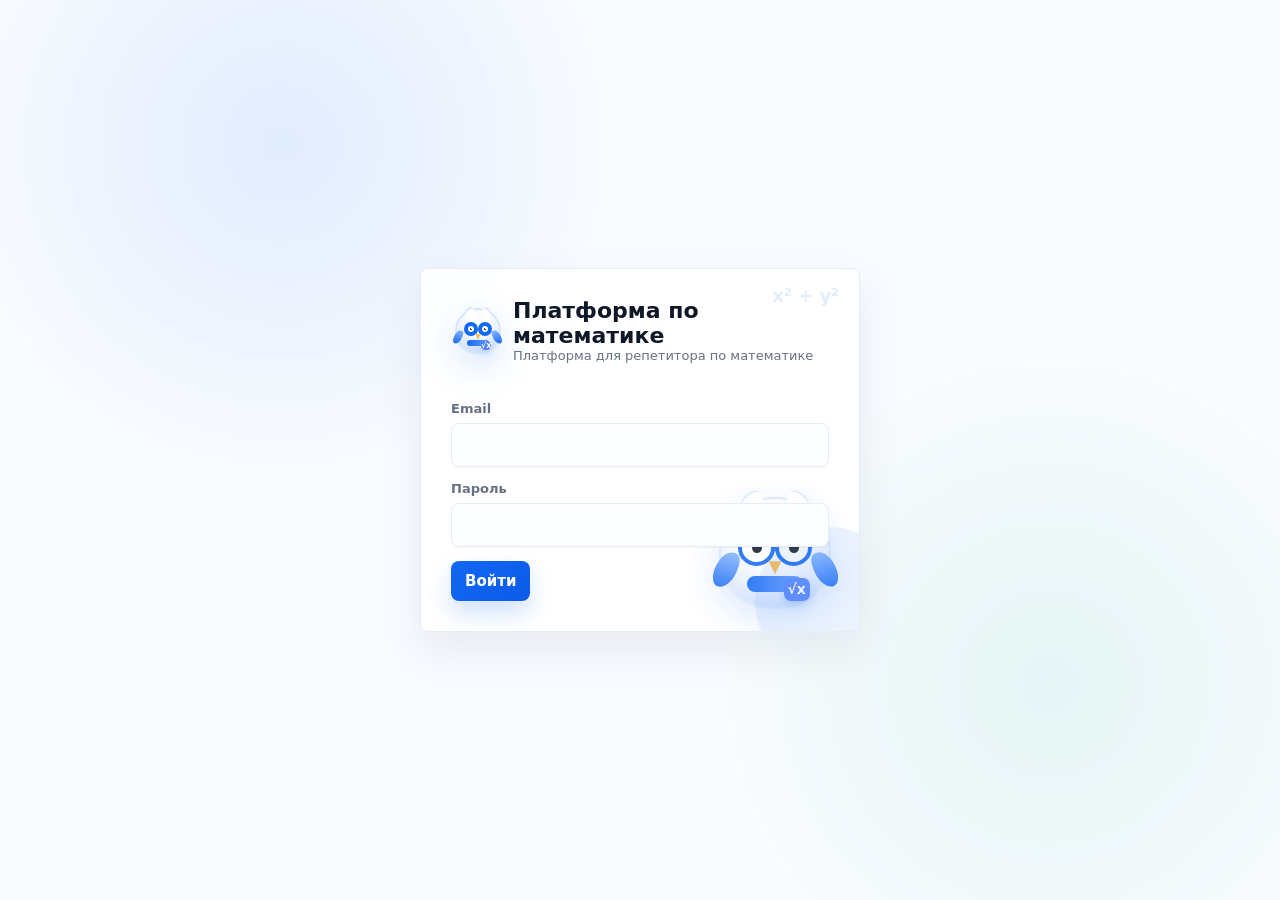
<file: index.html>
<!doctype html>
<html lang="ru">
  <head>
    <meta charset="UTF-8" />
    <meta name="viewport" content="width=device-width, initial-scale=1.0" />
    <meta name="theme-color" content="#3B82F6" />
    <meta name="mobile-web-app-capable" content="yes" />
    <meta name="apple-mobile-web-app-capable" content="yes" />
    <meta name="apple-mobile-web-app-status-bar-style" content="default" />
    <meta name="apple-mobile-web-app-title" content="Urokroom" />
    <title>Urokroom</title>
    <link rel="icon" href="data:image/svg+xml,%3Csvg xmlns='http://www.w3.org/2000/svg' viewBox='0 0 64 64'%3E%3Crect width='64' height='64' rx='12' fill='%233B82F6'/%3E%3Ctext x='32' y='42' text-anchor='middle' font-size='34' font-family='Arial' font-weight='700' fill='white'%3E%CE%A3%3C/text%3E%3C/svg%3E" />
    <link rel="manifest" href="manifest.webmanifest" />
    <link rel="apple-touch-icon" href="/assets/icons/icon-192.png" />
    <link rel="stylesheet" href="src/styles.css?v=20260812-push-ui" />
    <link rel="stylesheet" href="src/dark-fixes.css?v=20260727-dark-pills" />
  </head>
  <body>
    <div id="app"></div>
    <script src="src/app.js?v=20260812-android-push-ui"></script>
  </body>
</html>
</file>
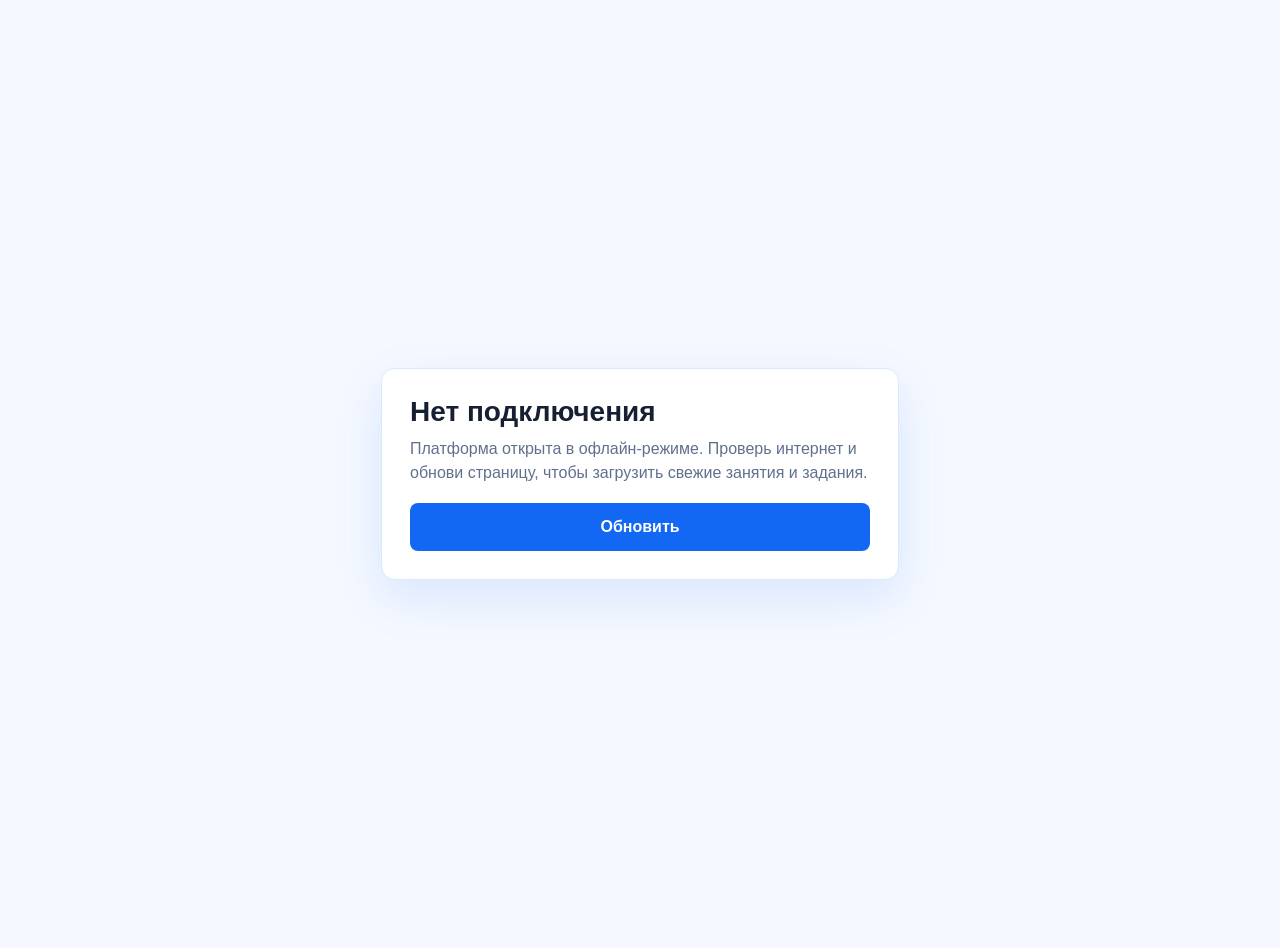
<file: offline.html>
<!doctype html>
<html lang="ru">
  <head>
    <meta charset="UTF-8" />
    <meta name="viewport" content="width=device-width, initial-scale=1.0" />
    <meta name="theme-color" content="#3B82F6" />
    <title>Нет подключения</title>
    <style>
      :root {
        color: #172033;
        background: #f5f8ff;
        font-family: Inter, Arial, sans-serif;
      }

      body {
        min-height: 100vh;
        margin: 0;
        display: grid;
        place-items: center;
        padding: 24px;
      }

      main {
        width: min(460px, 100%);
        padding: 28px;
        border: 1px solid #dbe8ff;
        border-radius: 14px;
        background: #ffffff;
        box-shadow: 0 18px 50px rgba(18, 103, 243, 0.12);
      }

      h1 {
        margin: 0 0 10px;
        font-size: 28px;
        line-height: 1.1;
      }

      p {
        margin: 0 0 18px;
        color: #60708d;
        line-height: 1.5;
      }

      button {
        width: 100%;
        min-height: 48px;
        border: 0;
        border-radius: 8px;
        color: #ffffff;
        background: #1267f3;
        font: inherit;
        font-weight: 800;
        cursor: pointer;
      }
    </style>
  </head>
  <body>
    <main>
      <h1>Нет подключения</h1>
      <p>Платформа открыта в офлайн-режиме. Проверь интернет и обнови страницу, чтобы загрузить свежие занятия и задания.</p>
      <button type="button" onclick="location.reload()">Обновить</button>
    </main>
  </body>
</html>
</file>
<file: src/styles.css>
:root {
  --bg: #f6f3ee;
  --bg-ink: rgba(31, 41, 55, 0.045);
  --surface: #ffffff;
  --surface-soft: #fffaf2;
  --text: #253044;
  --heading: #141c2f;
  --muted: #69758a;
  --line: #e2ddd3;
  --line-soft: #eee8dc;
  --blue: #2864dc;
  --blue-strong: #1746a2;
  --blue-soft: #e8f1ff;
  --green: #1d9a74;
  --green-soft: #e5f7ee;
  --amber: #ea8a2f;
  --amber-soft: #fff1d8;
  --red: #dc3c3c;
  --red-soft: #fff0ed;
  --violet: #7c5ccf;
  --violet-soft: #f2edff;
  --coral: #ff6b5f;
  --mint: #48c5a7;
  --ink-shadow: 0 1px 1px rgba(31, 41, 55, 0.04);
  --shadow: 0 24px 54px rgba(66, 54, 38, 0.13);
  --shadow-sm: 0 10px 26px rgba(66, 54, 38, 0.08);
  font-family: Inter, Manrope, Roboto, system-ui, -apple-system, BlinkMacSystemFont, "Segoe UI", sans-serif;
}

* {
  box-sizing: border-box;
}

body {
  margin: 0;
  background:
    radial-gradient(circle at 16px 16px, rgba(234, 138, 47, 0.16) 0 2px, transparent 3px),
    linear-gradient(135deg, rgba(72, 197, 167, 0.09), transparent 34%),
    linear-gradient(315deg, rgba(255, 107, 95, 0.08), transparent 38%),
    var(--bg);
  background-size: 34px 34px, auto, auto, auto;
  color: var(--text);
  font-size: 15px;
}

button,
input,
select,
textarea {
  font: inherit;
}

button {
  border: 0;
  cursor: pointer;
}

button,
a,
input,
select,
textarea {
  transition:
    background-color 160ms ease,
    border-color 160ms ease,
    box-shadow 160ms ease,
    color 160ms ease,
    transform 160ms ease;
}

button:focus-visible,
input:focus-visible,
select:focus-visible,
textarea:focus-visible {
  outline: 3px solid rgba(37, 99, 235, 0.18);
  outline-offset: 2px;
}

.login-shell {
  min-height: 100vh;
  display: grid;
  place-items: center;
  padding: 24px;
  background:
    radial-gradient(circle at 22% 18%, rgba(255, 107, 95, 0.18), transparent 26%),
    radial-gradient(circle at 78% 74%, rgba(72, 197, 167, 0.16), transparent 28%),
    radial-gradient(circle at 16px 16px, rgba(31, 41, 55, 0.055) 0 2px, transparent 3px),
    var(--bg);
  background-size: auto, auto, 34px 34px, auto;
}

.login-panel {
  width: min(440px, 100%);
  background:
    linear-gradient(180deg, rgba(255, 255, 255, 0.96), rgba(255, 250, 242, 0.96)),
    var(--surface);
  border: 1px solid var(--line);
  border-radius: 8px;
  box-shadow: var(--shadow);
  padding: 30px;
  position: relative;
  overflow: hidden;
}

.login-panel::before {
  content: "x² + y²";
  position: absolute;
  right: 20px;
  top: 16px;
  color: rgba(234, 138, 47, 0.18);
  font-size: 18px;
  font-weight: 800;
}

.login-panel::after {
  content: "";
  position: absolute;
  right: -44px;
  bottom: -44px;
  width: 148px;
  height: 148px;
  border-radius: 50%;
  background: rgba(72, 197, 167, 0.14);
  pointer-events: none;
}

.login-mascot {
  position: absolute;
  right: 28px;
  bottom: 22px;
  opacity: 0.86;
  pointer-events: none;
}

.brand {
  display: flex;
  align-items: center;
  gap: 12px;
  margin-bottom: 22px;
  position: relative;
  z-index: 1;
}

.login-panel form,
.login-panel .error,
.login-panel p {
  position: relative;
  z-index: 1;
}

.brand-mark {
  width: 42px;
  height: 42px;
  display: grid;
  place-items: center;
  border-radius: 8px;
  color: #ffffff;
  background: #214fd7;
  box-shadow: inset 0 -10px 18px rgba(17, 24, 39, 0.14), 0 10px 22px rgba(37, 99, 235, 0.22);
  font-weight: 800;
}

.mascot {
  position: relative;
  flex: 0 0 auto;
  display: grid;
  place-items: center;
}

.mascot.small {
  width: 42px;
  height: 42px;
}

.mascot.large {
  width: 92px;
  height: 92px;
}

.mascot.tiny {
  width: 30px;
  height: 30px;
}

.mascot-face {
  position: relative;
  width: 100%;
  height: 100%;
  border-radius: 8px;
  background:
    radial-gradient(circle at 32% 26%, rgba(255, 255, 255, 0.74), transparent 18%),
    linear-gradient(135deg, #ffb84d, #ff6b5f 48%, #2864dc 100%);
  box-shadow: inset 0 -10px 18px rgba(20, 28, 47, 0.16), 0 12px 24px rgba(255, 107, 95, 0.24);
  transform: rotate(-5deg);
}

.mascot.tiny .mascot-face {
  border-radius: 7px;
}

.mascot-eye {
  position: absolute;
  top: 38%;
  width: 12%;
  height: 12%;
  border-radius: 50%;
  background: #14213d;
}

.mascot-eye.left {
  left: 32%;
}

.mascot-eye.right {
  right: 31%;
}

.mascot-smile {
  position: absolute;
  left: 34%;
  bottom: 26%;
  width: 32%;
  height: 16%;
  border-bottom: 3px solid #14213d;
  border-radius: 0 0 999px 999px;
}

.mascot-spark {
  position: absolute;
  border-radius: 999px;
  background: var(--mint);
  box-shadow: 0 0 0 4px rgba(72, 197, 167, 0.16);
}

.mascot-spark.one {
  width: 10px;
  height: 10px;
  right: -2px;
  top: 3px;
}

.mascot-spark.two {
  width: 7px;
  height: 7px;
  left: -1px;
  bottom: 7px;
  background: var(--amber);
  box-shadow: 0 0 0 4px rgba(234, 138, 47, 0.15);
}

h1,
h2,
h3 {
  margin: 0;
  letter-spacing: 0;
}

h1 {
  font-size: 24px;
  color: var(--heading);
}

h2 {
  font-size: 24px;
  color: var(--heading);
}

h3 {
  font-size: 17px;
  color: var(--heading);
}

p {
  color: var(--muted);
  line-height: 1.5;
}

.field {
  display: grid;
  gap: 7px;
  margin-bottom: 14px;
}

.field label {
  color: var(--muted);
  font-size: 13px;
  font-weight: 650;
}

.input,
.select,
.textarea {
  width: 100%;
  border: 1px solid var(--line);
  background: #fffdf8;
  border-radius: 8px;
  padding: 12px 13px;
  color: var(--text);
  box-shadow: var(--ink-shadow);
}

.input:hover,
.select:hover,
.textarea:hover {
  border-color: #d8cfc1;
}

.input:focus,
.select:focus,
.textarea:focus {
  border-color: rgba(234, 138, 47, 0.72);
  background: #ffffff;
  box-shadow: 0 0 0 4px rgba(234, 138, 47, 0.12);
  outline: 0;
}

.textarea {
  min-height: 96px;
  resize: vertical;
}

.btn {
  display: inline-flex;
  align-items: center;
  justify-content: center;
  gap: 8px;
  min-height: 40px;
  border-radius: 8px;
  padding: 10px 14px;
  background: linear-gradient(135deg, var(--blue), #2d8bdc);
  color: #ffffff;
  font-weight: 700;
  box-shadow: 0 12px 22px rgba(40, 100, 220, 0.2);
}

.btn:hover {
  background: linear-gradient(135deg, var(--blue-strong), var(--blue));
  transform: translateY(-1px);
}

.btn.secondary {
  color: var(--text);
  background: rgba(255, 255, 255, 0.9);
  border: 1px solid var(--line);
  box-shadow: var(--ink-shadow);
}

.btn.secondary:hover {
  background: #ffffff;
  border-color: #cbd7e8;
  color: var(--blue-strong);
}

.btn.ghost {
  color: var(--blue);
  background: transparent;
  padding-inline: 6px;
}

.btn.warn {
  background: var(--amber);
}

.error {
  padding: 10px 12px;
  border-radius: 8px;
  color: #991b1b;
  background: var(--red-soft);
  margin-bottom: 12px;
  border: 1px solid #fecaca;
}

.hint {
  font-size: 13px;
  color: var(--muted);
}

.app-shell {
  min-height: 100vh;
  display: grid;
  grid-template-columns: 264px 1fr;
}

.sidebar {
  background:
    radial-gradient(circle at 26px 92px, rgba(255, 107, 95, 0.18), transparent 64px),
    linear-gradient(180deg, rgba(255, 255, 255, 0.95), rgba(255, 250, 242, 0.92)),
    var(--surface);
  background-size: auto;
  border-right: 1px solid var(--line);
  padding: 20px;
  position: sticky;
  top: 0;
  height: 100vh;
  box-shadow: 10px 0 36px rgba(30, 41, 59, 0.04);
}

.sidebar-note {
  display: flex;
  align-items: center;
  gap: 10px;
  margin: 12px 0 20px;
  padding: 10px;
  border: 1px solid rgba(234, 138, 47, 0.24);
  border-radius: 8px;
  background: rgba(255, 248, 235, 0.78);
  color: #765233;
  font-size: 12px;
  font-weight: 750;
}

.nav {
  display: grid;
  gap: 8px;
  margin-top: 18px;
}

.nav button {
  min-height: 42px;
  border-radius: 8px;
  color: #3c485d;
  background: transparent;
  text-align: left;
  padding: 10px 12px 10px 14px;
  font-weight: 650;
  position: relative;
}

.nav button:hover {
  background: rgba(255, 107, 95, 0.09);
  color: var(--blue-strong);
}

.nav button.active {
  background:
    linear-gradient(90deg, rgba(255, 184, 77, 0.16), rgba(255, 255, 255, 0.92)),
    #ffffff;
  color: var(--blue-strong);
  font-weight: 700;
  box-shadow: var(--shadow-sm);
}

.nav button.active::before {
  content: "";
  position: absolute;
  left: 0;
  top: 9px;
  bottom: 9px;
  width: 3px;
  border-radius: 999px;
  background: linear-gradient(180deg, var(--coral), var(--amber));
}

.main {
  min-width: 0;
}

.topbar {
  min-height: 66px;
  display: flex;
  align-items: center;
  justify-content: space-between;
  gap: 12px;
  padding: 14px 24px;
  background: rgba(246, 243, 238, 0.82);
  border-bottom: 1px solid var(--line);
  position: sticky;
  top: 0;
  z-index: 5;
  backdrop-filter: blur(14px);
}

.content {
  padding: 26px;
  display: grid;
  gap: 20px;
  max-width: 1280px;
  width: 100%;
}

.toolbar {
  display: flex;
  gap: 10px;
  flex-wrap: wrap;
  align-items: center;
  justify-content: space-between;
}

.assignments-toolbar {
  position: relative;
  justify-content: center;
  text-align: center;
  min-height: 48px;
}

.assignments-toolbar h2 {
  margin: 0;
  color: var(--heading);
  font-size: clamp(28px, 3.4vw, 42px);
  line-height: 1.05;
  font-weight: 950;
}

.assignments-toolbar > .btn {
  position: absolute;
  right: 0;
  top: 50%;
  transform: translateY(-50%);
}

.grid {
  display: grid;
  gap: 16px;
}

.grid.cols-2 {
  grid-template-columns: repeat(2, minmax(0, 1fr));
}

.grid.cols-3 {
  grid-template-columns: repeat(3, minmax(0, 1fr));
}

.card {
  background:
    linear-gradient(180deg, rgba(255, 255, 255, 0.98), rgba(255, 253, 248, 0.96)),
    var(--surface);
  border: 1px solid var(--line);
  border-radius: 8px;
  padding: 17px;
  box-shadow: var(--shadow-sm);
  position: relative;
}

.card::after {
  content: "";
  position: absolute;
  inset: 0;
  border-radius: inherit;
  pointer-events: none;
  box-shadow: inset 0 1px 0 rgba(255, 255, 255, 0.78);
}

.card:hover {
  border-color: #d8cfc1;
  box-shadow: var(--shadow);
}

.subpanel {
  display: grid;
  gap: 10px;
  padding: 13px 0 0;
  margin-top: 13px;
  border-top: 1px dashed #cfd9e8;
}

.teacher-comment {
  display: grid;
  gap: 6px;
  padding: 13px 14px;
  border: 1px solid #d6e6ff;
  border-left: 4px solid var(--blue);
  border-radius: 8px;
  background:
    linear-gradient(135deg, rgba(18, 103, 243, 0.075), rgba(255, 255, 255, 0.96)),
    #ffffff;
}

.teacher-comment span {
  color: var(--blue);
  font-size: 12px;
  font-weight: 900;
  text-transform: uppercase;
  letter-spacing: 0.04em;
}

.teacher-comment p {
  margin: 0;
  color: var(--heading);
  line-height: 1.5;
  overflow-wrap: anywhere;
}

.score-summary {
  display: flex;
  align-items: center;
  justify-content: space-between;
  gap: 14px;
  padding: 14px 16px;
  border: 1px solid #cfe0ff;
  border-radius: 8px;
  background:
    linear-gradient(135deg, rgba(18, 103, 243, 0.11), rgba(255, 255, 255, 0.96)),
    #ffffff;
}

.score-summary span {
  display: block;
  margin-bottom: 4px;
  color: #52657f;
  font-size: 12px;
  font-weight: 850;
}

.score-summary strong {
  color: var(--heading);
  font-size: 24px;
  line-height: 1;
}

.score-summary b {
  min-width: 62px;
  height: 38px;
  display: grid;
  place-items: center;
  padding: 0 12px;
  border-radius: 999px;
  color: #ffffff;
  background: var(--blue);
  box-shadow: 0 10px 22px rgba(18, 103, 243, 0.2);
}

.attachment-block {
  display: grid;
  gap: 9px;
  margin-top: 12px;
}

.assignment-student-card {
  width: 100%;
  display: grid;
  gap: 14px;
  text-align: left;
}

.assignment-student-card:hover {
  border-color: #bfd0e8;
}

.student-title {
  min-width: 0;
  display: inline-flex;
  align-items: center;
  gap: 12px;
}

.student-title-top {
  align-items: flex-start;
}

.student-title.compact-row {
  gap: 8px;
}

.student-avatar,
.avatar-ring {
  overflow: hidden;
}

.student-avatar {
  width: 48px;
  height: 48px;
  display: grid;
  place-items: center;
  flex: 0 0 auto;
  border-radius: 999px;
  color: color-mix(in srgb, var(--avatar-color) 72%, #0f172a);
  background: color-mix(in srgb, var(--avatar-color) 13%, #ffffff);
  border: 1px solid color-mix(in srgb, var(--avatar-color) 28%, #dbe8ff);
  font-size: 14px;
  font-weight: 900;
  box-shadow: 0 10px 22px color-mix(in srgb, var(--avatar-color) 16%, transparent);
}

.student-avatar.compact {
  width: 36px;
  height: 36px;
  font-size: 12px;
}

.student-avatar.tiny {
  width: 28px;
  height: 28px;
  font-size: 10px;
  box-shadow: none;
}

.student-avatar img,
.avatar-ring img {
  width: 100%;
  height: 100%;
  display: block;
  object-fit: cover;
}

.student-work-stats {
  display: flex;
  flex-wrap: wrap;
  gap: 8px;
}

.profile-page {
  display: grid;
  gap: 16px;
}

.profile-toolbar {
  justify-content: center;
  text-align: center;
}

.profile-toolbar h2 {
  margin: 0;
  color: var(--heading);
  font-size: clamp(28px, 3.4vw, 42px);
  line-height: 1.05;
  font-weight: 950;
}

.profile-card {
  overflow: hidden;
}

.profile-form {
  display: grid;
  gap: 22px;
}

.success-message {
  padding: 12px 14px;
  border: 1px solid rgba(34, 197, 94, 0.28);
  border-radius: 8px;
  color: #166534;
  background: #ecfdf5;
  font-weight: 800;
}

.profile-avatar-panel {
  display: grid;
  grid-template-columns: 104px minmax(0, 1fr);
  align-items: center;
  gap: 18px;
  padding: 18px;
  border: 1px solid #d6e6ff;
  border-radius: 8px;
  background:
    linear-gradient(135deg, rgba(18, 103, 243, 0.09), rgba(255, 255, 255, 0.96)),
    #ffffff;
}

.profile-avatar-panel h3 {
  margin-bottom: 4px;
}

.profile-avatar-preview {
  width: 104px;
  height: 104px;
  display: grid;
  place-items: center;
  border-radius: 8px;
  color: #ffffff;
  background: linear-gradient(135deg, var(--blue), #79a9ff);
  font-size: 30px;
  font-weight: 900;
  overflow: hidden;
  box-shadow: 0 16px 34px rgba(18, 103, 243, 0.2);
}

.avatar-upload {
  position: relative;
  margin-top: 12px;
}

.avatar-upload input {
  position: absolute;
  inset: 0;
  opacity: 0;
  cursor: pointer;
}

.student-work-stats span {
  display: inline-flex;
  align-items: center;
  min-height: 28px;
  padding: 5px 10px;
  border-radius: 999px;
  color: var(--muted);
  background: #f1f5f9;
  font-size: 12px;
  font-weight: 700;
}

.student-work-stats .btn {
  min-height: 30px;
  padding: 6px 10px;
  font-size: 12px;
}

.group-list {
  display: grid;
  grid-template-columns: repeat(auto-fit, minmax(240px, 1fr));
  gap: 12px;
  margin-top: 16px;
}

.group-card {
  padding: 16px;
  border: 1px solid var(--line);
  border-radius: 8px;
  background:
    radial-gradient(circle at 92% 12%, rgba(18, 103, 243, 0.08), transparent 34%),
    #ffffff;
  box-shadow: 0 12px 26px rgba(16, 24, 40, 0.045);
}

.group-card h3,
.group-target-card h3 {
  display: flex;
  align-items: center;
  gap: 8px;
}

.group-members {
  display: flex;
  flex-wrap: wrap;
  gap: 7px;
  margin-top: 12px;
}

.group-members span {
  padding: 6px 9px;
  border: 1px solid #dbe8ff;
  border-radius: 999px;
  background: #f3f8ff;
  color: #31537d;
  font-size: 12px;
  font-weight: 700;
}

.group-target-card {
  border-color: #d6e6ff;
  background:
    linear-gradient(135deg, rgba(18, 103, 243, 0.065), transparent 40%),
    #ffffff;
}

.attachment-title {
  color: var(--heading);
  font-size: 13px;
  font-weight: 800;
}

.attachment-grid {
  display: grid;
  grid-template-columns: repeat(auto-fill, minmax(138px, 1fr));
  gap: 10px;
}

.attachment-item {
  min-width: 0;
  display: grid;
  gap: 7px;
  color: var(--text);
  text-decoration: none;
  text-align: left;
  border: 1px solid var(--line);
  border-radius: 8px;
  background: var(--surface-soft);
  padding: 8px;
  box-shadow: var(--ink-shadow);
}

.attachment-item:hover {
  border-color: #bfd0e8;
  color: var(--blue-strong);
  transform: translateY(-1px);
}

.attachment-item img,
.attachment-file {
  width: 100%;
  aspect-ratio: 4 / 3;
  border-radius: 6px;
  background: #eef4ff;
  object-fit: cover;
  border: 1px solid #dbe7f7;
}

.attachment-file {
  display: grid;
  place-items: center;
  color: var(--blue-strong);
  font-weight: 800;
}

.attachment-item span:last-child {
  min-width: 0;
  overflow: hidden;
  text-overflow: ellipsis;
  white-space: nowrap;
  font-size: 12px;
  font-weight: 700;
}

.preview-backdrop {
  position: fixed;
  inset: 0;
  z-index: 40;
  display: grid;
  background: #0f172a;
}

.preview-shell {
  min-width: 0;
  min-height: 0;
  display: grid;
  grid-template-rows: auto 1fr;
  background:
    linear-gradient(rgba(255, 255, 255, 0.035) 1px, transparent 1px),
    linear-gradient(90deg, rgba(255, 255, 255, 0.035) 1px, transparent 1px),
    #0f172a;
  background-size: 30px 30px;
}

.preview-topbar {
  min-width: 0;
  min-height: 66px;
  display: flex;
  align-items: center;
  justify-content: space-between;
  gap: 16px;
  padding: 12px 18px;
  color: #ffffff;
  background: rgba(15, 23, 42, 0.94);
  border-bottom: 1px solid rgba(255, 255, 255, 0.12);
}

.annotation-toolbar {
  display: inline-flex;
  align-items: center;
  gap: 6px;
  flex-wrap: wrap;
  margin-left: auto;
}

.annotation-pen {
  position: relative;
}

.annotation-pen-menu {
  position: absolute;
  z-index: 20;
  top: calc(100% + 8px);
  left: 0;
  width: 238px;
  display: none;
  gap: 8px;
  padding: 10px;
  border: 1px solid rgba(255, 255, 255, 0.14);
  border-radius: 8px;
  background: rgba(15, 23, 42, 0.96);
  box-shadow: 0 18px 42px rgba(0, 0, 0, 0.3);
}

.annotation-pen-menu.open {
  display: grid;
}

.annotation-menu-label {
  color: #cbd5e1;
  font-size: 12px;
  font-weight: 900;
}

.annotation-colors {
  display: inline-flex;
  align-items: center;
  gap: 5px;
  margin: 0;
  padding: 5px;
  border: 1px solid rgba(255, 255, 255, 0.14);
  border-radius: 8px;
  background: rgba(255, 255, 255, 0.07);
}

.color-swatch {
  width: 28px;
  height: 28px;
  display: grid;
  place-items: center;
  padding: 0;
  border: 2px solid rgba(255, 255, 255, 0.42);
  border-radius: 999px;
  background: var(--swatch-color);
  box-shadow: inset 0 0 0 2px rgba(255, 255, 255, 0.24);
}

.color-swatch:hover,
.color-swatch.active {
  border-color: #ffffff;
  transform: translateY(-1px);
  box-shadow:
    0 0 0 3px rgba(147, 197, 253, 0.34),
    inset 0 0 0 2px rgba(255, 255, 255, 0.26);
}

.annotation-sizes {
  display: grid;
  grid-template-columns: repeat(4, minmax(0, 1fr));
  gap: 6px;
}

.size-swatch {
  min-height: 38px;
  display: grid;
  place-items: center;
  padding: 0;
  border: 1px solid rgba(255, 255, 255, 0.16);
  border-radius: 8px;
  background: rgba(255, 255, 255, 0.07);
}

.size-swatch span {
  display: block;
  border-radius: 999px;
  background: #e5edf8;
}

.size-swatch:hover,
.size-swatch.active {
  border-color: rgba(147, 197, 253, 0.8);
  background: rgba(37, 99, 235, 0.82);
}

.tool-btn {
  min-height: 36px;
  border: 1px solid rgba(255, 255, 255, 0.16);
  border-radius: 8px;
  padding: 8px 11px;
  color: #e5edf8;
  background: rgba(255, 255, 255, 0.08);
  font-size: 13px;
  font-weight: 800;
}

.tool-btn:hover,
.tool-btn.active {
  color: #ffffff;
  background: rgba(37, 99, 235, 0.82);
  border-color: rgba(147, 197, 253, 0.7);
}

.preview-topbar .hint {
  color: #cbd5e1;
}

.preview-file {
  min-width: 0;
}

.preview-file strong {
  display: block;
  min-width: 0;
  overflow: hidden;
  text-overflow: ellipsis;
  white-space: nowrap;
}

.preview-stage {
  min-width: 0;
  min-height: 0;
  display: grid;
  place-items: center;
  padding: 18px;
  overflow: auto;
}

.preview-image-wrap {
  position: relative;
  display: inline-block;
  max-width: 100%;
  max-height: calc(100vh - 110px);
}

.preview-image {
  display: block;
  max-width: 100%;
  max-height: calc(100vh - 110px);
  object-fit: contain;
  border-radius: 8px;
  background: #ffffff;
  box-shadow: 0 22px 70px rgba(0, 0, 0, 0.34);
}

.preview-annotation-image,
.annotation-canvas {
  position: absolute;
  inset: 0;
  width: 100%;
  height: 100%;
  border-radius: 8px;
}

.preview-annotation-image {
  pointer-events: none;
}

.annotation-canvas {
  cursor: crosshair;
  touch-action: none;
}

.preview-frame {
  width: min(1120px, 100%);
  height: calc(100vh - 110px);
  border: 0;
  border-radius: 8px;
  background: #ffffff;
  box-shadow: 0 22px 70px rgba(0, 0, 0, 0.34);
}

.preview-empty {
  width: min(420px, 100%);
  display: grid;
  justify-items: center;
  gap: 14px;
  padding: 24px;
  border-radius: 8px;
  background: #ffffff;
  text-align: center;
  box-shadow: 0 22px 70px rgba(0, 0, 0, 0.26);
}

.metric {
  display: grid;
  gap: 7px;
  overflow: hidden;
}

.metric::before {
  content: "∫";
  position: absolute;
  right: 17px;
  top: 8px;
  color: rgba(37, 99, 235, 0.12);
  font-size: 42px;
  font-weight: 800;
  line-height: 1;
}

.metric strong {
  color: var(--heading);
  font-size: 31px;
  line-height: 1;
}

.metric {
  border-color: rgba(234, 138, 47, 0.28);
}

.metric::before {
  content: "∫";
  color: rgba(255, 107, 95, 0.14);
}

.metric::after {
  content: "";
  position: absolute;
  left: 0;
  right: 0;
  bottom: 0;
  height: 4px;
  background: linear-gradient(90deg, var(--coral), var(--amber), var(--mint));
  border-radius: 0 0 8px 8px;
  pointer-events: none;
}

.list {
  display: grid;
  gap: 10px;
}

.row {
  display: flex;
  align-items: center;
  justify-content: space-between;
  gap: 12px;
}

.row.wrap {
  flex-wrap: wrap;
}

.muted {
  color: var(--muted);
}

.badge {
  display: inline-flex;
  align-items: center;
  min-height: 26px;
  padding: 4px 10px;
  border-radius: 999px;
  font-size: 12px;
  font-weight: 700;
  color: var(--text);
  background: #eef2f7;
  border: 1px solid transparent;
}

.badge.new,
.badge.assigned {
  color: var(--blue-strong);
  background: linear-gradient(135deg, #e8f1ff, #fff4df);
  border-color: #d9e6ff;
}

.badge.submitted,
.badge.reviewing {
  color: #7a3f16;
  background: var(--amber-soft);
  border-color: #f6d19a;
}

.badge.checked {
  color: #15803d;
  background: linear-gradient(135deg, var(--green-soft), #f7fff7);
  border-color: #c9efd5;
}

.badge.revision {
  color: #92400e;
  background: var(--amber-soft);
  border-color: #fde8aa;
}

.badge.overdue {
  color: #b91c1c;
  background: var(--red-soft);
  border-color: #fecaca;
}

.notification-card.overdue-notification {
  border-color: #fecaca;
  background:
    linear-gradient(135deg, rgba(239, 68, 68, 0.055), transparent 38%),
    #ffffff;
}

.progress {
  height: 11px;
  overflow: hidden;
  border-radius: 999px;
  background: #e9eef6;
  box-shadow: inset 0 1px 2px rgba(15, 23, 42, 0.08);
}

.progress span {
  display: block;
  height: 100%;
  width: var(--value);
  background: var(--blue);
  border-radius: inherit;
}

.progress.low span {
  background: var(--red);
}

.progress.mid span {
  background: var(--amber);
}

.progress.good span {
  background: var(--green);
}

.progress.active span {
  background: var(--blue);
}

.progress-toolbar {
  justify-content: center;
  text-align: center;
}

.progress-toolbar h2 {
  margin: 0;
  color: var(--heading);
  font-size: clamp(28px, 3.4vw, 42px);
  line-height: 1.05;
  font-weight: 950;
}

.progress-overview-card {
  display: grid;
  grid-template-columns: minmax(170px, 220px) minmax(0, 1fr);
  align-items: center;
  gap: 22px;
  overflow: hidden;
}

.progress-overview-card::before {
  content: "";
  position: absolute;
  right: 18px;
  top: 16px;
  width: 160px;
  height: 160px;
  border-radius: 50%;
  background:
    radial-gradient(circle, rgba(72, 197, 167, 0.16), transparent 62%),
    radial-gradient(circle at 38% 36%, rgba(40, 100, 220, 0.16), transparent 42%);
  pointer-events: none;
}

.progress-dial {
  position: relative;
  z-index: 1;
  width: min(100%, 200px);
  aspect-ratio: 1;
  display: grid;
  place-items: center;
  border-radius: 50%;
  background:
    conic-gradient(var(--blue) var(--value), #e7edf7 0),
    #e7edf7;
  box-shadow: 0 18px 40px rgba(40, 100, 220, 0.16);
}

.progress-dial::before {
  content: "";
  position: absolute;
  inset: 16px;
  border-radius: inherit;
  background: #ffffff;
  box-shadow: inset 0 1px 0 rgba(255, 255, 255, 0.95);
}

.progress-dial > div {
  position: relative;
  z-index: 1;
  display: grid;
  gap: 4px;
  text-align: center;
}

.progress-dial strong {
  color: var(--heading);
  font-size: clamp(34px, 4vw, 52px);
  line-height: 1;
}

.progress-dial span,
.progress-highlight-row span,
.progress-status-row span,
.progress-result-score span {
  color: var(--muted);
  font-weight: 800;
  font-size: 12px;
}

.progress-overview-copy {
  position: relative;
  z-index: 1;
  display: grid;
  gap: 13px;
}

.progress-overview-copy p {
  margin: 0;
  max-width: 680px;
  color: var(--muted);
  line-height: 1.55;
}

.progress-highlight-row {
  display: grid;
  grid-template-columns: minmax(120px, 180px) minmax(0, 1fr);
  gap: 10px;
  align-items: center;
  padding: 12px 14px;
  border: 1px solid #dde7f7;
  border-radius: 8px;
  background: rgba(255, 255, 255, 0.68);
}

.progress-highlight-row strong {
  min-width: 0;
  overflow-wrap: anywhere;
}

.progress-chart-card,
.progress-status-card,
.progress-results-card {
  display: grid;
  gap: 16px;
}

.progress-chart-scroll {
  width: 100%;
  overflow-x: auto;
  overflow-y: hidden;
  padding: 2px 2px 12px;
  overscroll-behavior-x: contain;
  scrollbar-color: rgba(40, 100, 220, 0.55) #e7edf7;
  scrollbar-width: thin;
}

.progress-chart-scroll::-webkit-scrollbar {
  height: 9px;
}

.progress-chart-scroll::-webkit-scrollbar-track {
  border-radius: 999px;
  background: #e7edf7;
}

.progress-chart-scroll::-webkit-scrollbar-thumb {
  border-radius: 999px;
  background: linear-gradient(90deg, var(--blue), #52d4aa);
}

.progress-chart {
  min-height: 220px;
  display: grid;
  grid-template-columns: repeat(var(--chart-columns, 6), minmax(92px, 1fr));
  min-width: max(100%, calc(var(--chart-columns, 6) * 112px));
  gap: 12px;
  align-items: end;
  padding-top: 14px;
}

.progress-chart-column {
  min-width: 0;
  display: grid;
  gap: 8px;
  align-items: end;
}

.progress-chart-bar {
  position: relative;
  min-height: 58px;
  height: 58px;
  display: flex;
  align-items: flex-start;
  justify-content: center;
  padding-top: 8px;
  border-radius: 8px 8px 4px 4px;
  background: linear-gradient(180deg, #4a84ff, #2864dc);
  box-shadow: 0 14px 28px rgba(40, 100, 220, 0.18);
}

.progress-chart-bar.low {
  background: linear-gradient(180deg, #ff7a70, #dc3c3c);
}

.progress-chart-bar.mid {
  background: linear-gradient(180deg, #f5a84c, #ea8a2f);
}

.progress-chart-bar.good {
  background: linear-gradient(180deg, #52d4aa, #1d9a74);
}

.progress-chart-bar span {
  color: #ffffff;
  font-weight: 900;
  font-size: 12px;
}

.progress-chart-column small {
  min-width: 0;
  color: var(--muted);
  font-weight: 800;
  overflow: hidden;
  text-overflow: ellipsis;
  white-space: nowrap;
  text-align: center;
}

.progress-status-list,
.progress-result-list {
  display: grid;
  gap: 12px;
}

.progress-status-row {
  display: grid;
  gap: 8px;
  padding: 12px;
  border: 1px solid #dde7f7;
  border-radius: 8px;
  background: rgba(255, 255, 255, 0.72);
}

.progress-status-row > div:first-child {
  display: flex;
  align-items: center;
  justify-content: space-between;
  gap: 12px;
}

.progress-result-row {
  display: grid;
  grid-template-columns: minmax(0, 1fr) auto;
  gap: 16px;
  align-items: center;
  padding: 14px;
  border: 1px solid #dde7f7;
  border-radius: 8px;
  background:
    linear-gradient(135deg, rgba(40, 100, 220, 0.055), transparent 46%),
    rgba(255, 255, 255, 0.76);
}

.progress-result-row h4 {
  margin: 0 0 4px;
  color: var(--heading);
  font-size: 16px;
}

.progress-teacher-note {
  margin: 10px 0 0;
  padding: 10px 12px;
  border-left: 4px solid var(--blue);
  border-radius: 8px;
  background: var(--blue-soft);
  color: #214166;
  line-height: 1.45;
}

.progress-result-score {
  min-width: 118px;
  display: grid;
  gap: 3px;
  justify-items: center;
  padding: 12px 14px;
  border-radius: 8px;
  border: 1px solid #cdddfa;
  background: #eef5ff;
}

.progress-result-score strong {
  color: var(--blue-strong);
  font-size: 22px;
}

.progress-result-score.low {
  border-color: #ffd0cb;
  background: var(--red-soft);
}

.progress-result-score.low strong {
  color: #b91c1c;
}

.progress-result-score.mid {
  border-color: #fee2ac;
  background: var(--amber-soft);
}

.progress-result-score.mid strong {
  color: #9a4a05;
}

.progress-result-score.good {
  border-color: #c6efd8;
  background: var(--green-soft);
}

.progress-result-score.good strong {
  color: #0f7a55;
}

.progress-empty {
  padding: 18px;
  border: 1px dashed #cbd7ea;
  border-radius: 8px;
  color: var(--muted);
  background: rgba(255, 255, 255, 0.62);
  line-height: 1.5;
}

.modal-backdrop {
  position: fixed;
  inset: 0;
  z-index: 20;
  display: grid;
  place-items: center;
  padding: 18px;
  background: rgba(15, 23, 42, 0.3);
  backdrop-filter: blur(8px);
}

.modal {
  width: min(720px, 100%);
  max-height: min(86vh, 780px);
  overflow: auto;
  background: #ffffff;
  border-radius: 8px;
  border: 1px solid var(--line);
  box-shadow: var(--shadow);
  padding: 22px;
}

.lesson-backdrop {
  position: fixed;
  inset: 0;
  z-index: 30;
  display: grid;
  place-items: center;
  padding: 18px;
  background: rgba(15, 23, 42, 0.38);
  backdrop-filter: blur(10px);
}

.lesson-expanded {
  width: min(760px, 100%);
  max-height: min(88vh, 780px);
  overflow: auto;
  display: grid;
  gap: 18px;
  padding: 24px;
  border-radius: 8px;
  border: 1px solid rgba(207, 217, 232, 0.9);
  background:
    linear-gradient(90deg, rgba(37, 99, 235, 0.06), transparent 36%),
    #ffffff;
  box-shadow: 0 28px 80px rgba(15, 23, 42, 0.24);
}

.lesson-expanded-head {
  align-items: flex-start;
}

.lesson-expanded-grid {
  display: grid;
  grid-template-columns: repeat(3, minmax(0, 1fr));
  gap: 12px;
}

.lesson-detail,
.lesson-section {
  min-width: 0;
  display: grid;
  gap: 7px;
  padding: 13px;
  border: 1px solid var(--line-soft);
  border-radius: 8px;
  background: rgba(255, 255, 255, 0.72);
}

.lesson-detail span,
.lesson-section span {
  color: var(--muted);
  font-size: 12px;
  font-weight: 800;
}

.lesson-detail strong {
  min-width: 0;
  display: flex;
  align-items: center;
  gap: 9px;
  color: var(--heading);
}

.lesson-section a {
  min-width: 0;
  overflow-wrap: anywhere;
  color: var(--blue-strong);
  font-weight: 700;
}

.lesson-section p {
  margin: 0;
  color: var(--text);
}

.form-grid {
  display: grid;
  grid-template-columns: repeat(2, minmax(0, 1fr));
  gap: 12px;
}

.form-grid .wide {
  grid-column: 1 / -1;
}

.form-divider {
  padding-top: 8px;
  color: var(--heading);
  font-weight: 900;
  border-top: 1px solid var(--line);
}

.upload-box {
  padding: 12px;
  border: 1px dashed #c6d4e6;
  border-radius: 8px;
  background: #f8fbff;
}

.calendar {
  display: grid;
  gap: 12px;
}

.calendar-board {
  background: #ffffff;
  border: 1px solid var(--line);
  border-radius: 8px;
  box-shadow: var(--shadow-sm);
  overflow: hidden;
}

.calendar-head {
  display: flex;
  align-items: center;
  justify-content: space-between;
  gap: 14px;
  padding: 18px;
  border-bottom: 1px solid var(--line);
  background:
    linear-gradient(90deg, rgba(255, 107, 95, 0.09), rgba(72, 197, 167, 0.08) 52%, transparent),
    #ffffff;
}

.calendar-head h3 {
  text-transform: capitalize;
}

.calendar-tools {
  display: flex;
  align-items: center;
  gap: 16px;
}

.calendar-switcher {
  display: inline-flex;
  align-items: center;
  gap: 4px;
  padding: 4px;
  border: 1px solid var(--line);
  border-radius: 8px;
  background: #f8fbff;
  box-shadow: var(--ink-shadow);
}

.icon-btn {
  width: 36px;
  height: 34px;
  display: grid;
  place-items: center;
  border: 1px solid transparent;
  border-radius: 7px;
  background: transparent;
  color: var(--heading);
  font-size: 0;
  font-weight: 800;
  line-height: 1;
  box-shadow: none;
}

.icon-btn::before {
  content: attr(data-arrow);
  display: grid;
  place-items: center;
  width: 100%;
  height: 100%;
  font-size: 23px;
  line-height: 1;
  transform: translateY(-1px);
}

.icon-btn[data-calendar-shift="-1"]::before {
  content: "‹";
}

.icon-btn[data-calendar-shift="1"]::before {
  content: "›";
}

.icon-btn:hover {
  border-color: #d7e2f1;
  color: var(--blue-strong);
  background: #ffffff;
  box-shadow: 0 8px 18px rgba(37, 99, 235, 0.12);
}

.icon-btn:disabled {
  cursor: not-allowed;
  color: #a8b4c4;
  background: transparent;
  border-color: transparent;
  box-shadow: none;
  transform: none;
}

.calendar-legend {
  display: flex;
  align-items: center;
  gap: 14px;
  color: var(--muted);
  font-size: 13px;
  white-space: nowrap;
}

.calendar-legend span {
  display: inline-flex;
  align-items: center;
  gap: 7px;
}

.legend-dot {
  width: 10px;
  height: 10px;
  border-radius: 999px;
  display: inline-block;
}

.legend-dot.planned {
  background: var(--blue);
  box-shadow: 0 0 0 4px rgba(37, 99, 235, 0.1);
}

.legend-dot.today {
  border: 2px solid var(--blue);
  background: #ffffff;
}

.calendar-grid {
  display: grid;
  grid-template-columns: repeat(7, minmax(0, 1fr));
  background: var(--line);
  gap: 1px;
}

.calendar-weekday {
  min-height: 38px;
  display: flex;
  align-items: center;
  justify-content: center;
  background: #f8fbff;
  color: var(--muted);
  font-size: 12px;
  font-weight: 800;
  text-transform: uppercase;
}

.calendar-day {
  width: 100%;
  border: 0;
  min-height: 132px;
  background: #ffffff;
  padding: 10px;
  display: grid;
  align-content: start;
  gap: 8px;
  position: relative;
  text-align: left;
}

button.calendar-day {
  cursor: pointer;
}

button.calendar-day:hover {
  background:
    linear-gradient(180deg, rgba(37, 99, 235, 0.075), transparent 42%),
    #ffffff;
}

button.calendar-day:focus-visible {
  z-index: 1;
  outline: 3px solid rgba(37, 99, 235, 0.22);
  outline-offset: -3px;
}

.calendar-day.muted-day {
  background: #f8fafc;
  color: #94a3b8;
}

.calendar-day.today {
  box-shadow: inset 0 0 0 2px rgba(37, 99, 235, 0.32);
}

.calendar-day.has-events {
  background:
    linear-gradient(180deg, rgba(72, 197, 167, 0.08), transparent 38%),
    #ffffff;
}

.calendar-date {
  width: 28px;
  height: 28px;
  display: grid;
  place-items: center;
  border-radius: 999px;
  color: var(--heading);
  font-size: 13px;
  font-weight: 800;
}

.calendar-day.today .calendar-date {
  background: var(--blue);
  color: #ffffff;
}

.calendar-events {
  display: grid;
  gap: 6px;
  min-width: 0;
}

.calendar-event {
  min-width: 0;
  min-height: 28px;
  display: grid;
  grid-template-columns: auto auto minmax(0, 1fr);
  align-items: center;
  gap: 6px;
  border: 1px solid #d8e4f5;
  border-radius: 8px;
  background: rgba(255, 255, 255, 0.88);
  padding: 5px 7px;
  color: #1e3a8a;
  box-shadow: var(--ink-shadow);
}

.calendar-event-dot {
  width: 8px;
  height: 8px;
  border-radius: 999px;
}

.calendar-event-time {
  font-size: 11px;
  font-weight: 800;
}

.calendar-event-title {
  min-width: 0;
  overflow: hidden;
  text-overflow: ellipsis;
  white-space: nowrap;
  font-size: 12px;
  font-weight: 700;
}

.calendar-more {
  color: var(--muted);
  font-size: 12px;
  font-weight: 700;
  padding-left: 4px;
}

.lesson {
  width: 100%;
  text-align: left;
  border-left: 4px solid var(--mint);
  background:
    linear-gradient(90deg, rgba(72, 197, 167, 0.095), transparent 34%),
    #ffffff;
}

.lesson:hover {
  border-color: #bfd0e8;
  border-left-color: var(--coral);
}

.lesson:focus-visible {
  outline: 3px solid rgba(37, 99, 235, 0.2);
  outline-offset: 2px;
}

.student-dot {
  width: 11px;
  height: 11px;
  border-radius: 999px;
  background: var(--blue);
  box-shadow: 0 0 0 4px rgba(37, 99, 235, 0.1);
}

@media (max-width: 860px) {
  .app-shell {
    grid-template-columns: 1fr;
  }

  .sidebar {
    position: static;
    height: auto;
    border-right: 0;
    border-bottom: 1px solid var(--line);
  }

  .nav {
    grid-template-columns: repeat(2, minmax(0, 1fr));
  }

  .topbar {
    position: static;
    padding-inline: 16px;
  }

  .content {
    padding: 16px;
  }

  .grid.cols-2,
  .grid.cols-3,
  .form-grid,
  .lesson-expanded-grid {
    grid-template-columns: 1fr;
  }

  .calendar-board {
    overflow-x: auto;
  }

  .calendar-head,
  .calendar-grid {
    min-width: 760px;
  }
}

@media (max-width: 520px) {
  .row {
    align-items: flex-start;
    flex-direction: column;
  }

  .lesson .row .row {
    align-items: center;
    flex-direction: row;
    width: auto;
  }

  .btn {
    width: 100%;
  }

  .nav {
    grid-template-columns: 1fr;
  }

  .calendar-board {
    margin-inline: -4px;
  }

  .calendar-head,
  .calendar-grid {
    min-width: 0;
  }

  .calendar-head {
    align-items: flex-start;
    flex-direction: column;
    padding: 14px;
  }

  .calendar-tools {
    width: 100%;
    justify-content: space-between;
  }

  .calendar-legend {
    display: none;
  }

  .calendar-weekday {
    min-height: 34px;
    font-size: 11px;
  }

  .calendar-day {
    min-height: 76px;
    padding: 6px;
    gap: 5px;
  }

  .calendar-date {
    width: 24px;
    height: 24px;
    font-size: 12px;
  }

  .calendar-events {
    display: flex;
    flex-wrap: wrap;
    gap: 4px;
  }

  .calendar-event {
    width: 10px;
    height: 10px;
    min-height: 10px;
    display: block;
    padding: 0;
    border: 0;
    border-radius: 999px;
    background: var(--blue);
    box-shadow: 0 0 0 3px rgba(37, 99, 235, 0.1);
  }

  .calendar-event-dot {
    width: 10px;
    height: 10px;
    display: block;
  }

  .calendar-event-time,
  .calendar-event-title,
  .calendar-more {
    display: none;
  }

  .preview-topbar {
    min-height: auto;
    padding: 10px;
  }

  .preview-stage {
    padding: 8px;
  }

  .preview-image,
  .preview-frame {
    max-height: calc(100vh - 86px);
  }
}

/* Final dark theme contrast layer. Keep this at the end so it wins over page and mobile rules. */
body[data-theme="dark"] {
  --bg: #070b14;
  --surface: #111827;
  --surface-soft: #182235;
  --text: #e7edf8;
  --heading: #ffffff;
  --muted: #c0cadb;
  --line: #334155;
  --line-soft: #263449;
  --blue: #60a5fa;
  --blue-strong: #bfdbfe;
  --blue-soft: #172c4d;
  color: var(--text);
  background:
    radial-gradient(circle at 16px 16px, rgba(96, 165, 250, 0.12) 0 2px, transparent 3px),
    linear-gradient(135deg, rgba(96, 165, 250, 0.08), transparent 34%),
    linear-gradient(315deg, rgba(251, 113, 133, 0.06), transparent 38%),
    var(--bg);
}

body[data-theme="dark"] .sidebar,
body[data-theme="dark"] .login-panel,
body[data-theme="dark"] .card,
body[data-theme="dark"] .metric,
body[data-theme="dark"] .lesson,
body[data-theme="dark"] .group-card,
body[data-theme="dark"] .assignment-student-card,
body[data-theme="dark"] .subpanel,
body[data-theme="dark"] .attachment-item,
body[data-theme="dark"] .calendar-board,
body[data-theme="dark"] .calendar-detail-card,
body[data-theme="dark"] .calendar-upcoming-card,
body[data-theme="dark"] .calendar-week-summary,
body[data-theme="dark"] .calendar-controlbar .icon-btn,
body[data-theme="dark"] .calendar-today,
body[data-theme="dark"] .calendar-filter-btn,
body[data-theme="dark"] .calendar-view-tabs,
body[data-theme="dark"] .calendar-filterbar,
body[data-theme="dark"] .modal,
body[data-theme="dark"] .lesson-expanded,
body[data-theme="dark"] .profile-avatar-panel,
body[data-theme="dark"] .teacher-comment,
body[data-theme="dark"] .score-summary,
body[data-theme="dark"] .sidebar-account,
body[data-theme="dark"] .theme-trigger,
body[data-theme="dark"] .theme-menu {
  color: var(--text);
  background-color: var(--surface);
  border-color: var(--line);
}

body[data-theme="dark"] .input,
body[data-theme="dark"] .select,
body[data-theme="dark"] .textarea,
body[data-theme="dark"] .calendar-filterbar .input,
body[data-theme="dark"] .calendar-filterbar .select {
  color: #f8fafc;
  background: #0f172a;
  border-color: #475569;
}

body[data-theme="dark"] .input::placeholder,
body[data-theme="dark"] .textarea::placeholder {
  color: #94a3b8;
}

body[data-theme="dark"] h1,
body[data-theme="dark"] h2,
body[data-theme="dark"] h3,
body[data-theme="dark"] h4,
body[data-theme="dark"] strong,
body[data-theme="dark"] b,
body[data-theme="dark"] label,
body[data-theme="dark"] .brand h1,
body[data-theme="dark"] .card h3,
body[data-theme="dark"] .metric strong,
body[data-theme="dark"] .dashboard-info-card h3,
body[data-theme="dark"] .calendar-page-title h2,
body[data-theme="dark"] .calendar-month-label strong,
body[data-theme="dark"] .calendar-detail-topic strong,
body[data-theme="dark"] .selected-day-lesson strong,
body[data-theme="dark"] .calendar-upcoming-item strong,
body[data-theme="dark"] .calendar-upcoming-item b,
body[data-theme="dark"] .day-board-head strong,
body[data-theme="dark"] .week-column-head strong,
body[data-theme="dark"] .sidebar-account strong,
body[data-theme="dark"] .theme-title strong {
  color: var(--heading);
}

body[data-theme="dark"] p,
body[data-theme="dark"] .hint,
body[data-theme="dark"] .muted,
body[data-theme="dark"] .hero-copy p,
body[data-theme="dark"] .dashboard-home .hero-copy p,
body[data-theme="dark"] .metric .muted,
body[data-theme="dark"] .calendar-detail-list,
body[data-theme="dark"] .calendar-detail-topic span,
body[data-theme="dark"] .calendar-detail-notes span,
body[data-theme="dark"] .calendar-detail-notes p,
body[data-theme="dark"] .calendar-upcoming-item span,
body[data-theme="dark"] .selected-day-lesson span:not(.badge),
body[data-theme="dark"] .day-agenda-item span:not(.badge),
body[data-theme="dark"] .day-agenda-item em,
body[data-theme="dark"] .calendar-week-summary p,
body[data-theme="dark"] .week-column-head,
body[data-theme="dark"] .calendar-page .calendar-weekday,
body[data-theme="dark"] .theme-title small {
  color: var(--muted);
}

body[data-theme="dark"] .nav button {
  color: #dbeafe;
}

body[data-theme="dark"] .nav-icon {
  color: #bfdbfe;
  background: #172c4d;
  border-color: #2f4d76;
}

body[data-theme="dark"] .nav button.active,
body[data-theme="dark"] .nav button:hover,
body[data-theme="dark"] .calendar-view-tabs button.active,
body[data-theme="dark"] .calendar-filter-btn.active {
  color: #ffffff;
  background: #1d4ed8;
}

body[data-theme="dark"] .nav button.active .nav-icon,
body[data-theme="dark"] .nav button:hover .nav-icon {
  color: #0f172a;
  background: #bfdbfe;
  border-color: #bfdbfe;
}

body[data-theme="dark"] .btn {
  color: #ffffff;
  background: #2563eb;
}

body[data-theme="dark"] .btn.secondary,
body[data-theme="dark"] .tool-btn {
  color: #e7edf8;
  background: #172033;
  border-color: #475569;
}

body[data-theme="dark"] .badge {
  color: #f8fafc;
  border-color: rgba(255, 255, 255, 0.12);
}

body[data-theme="dark"] .calendar-page .calendar-grid {
  background: #334155;
  border-color: #334155;
}

body[data-theme="dark"] .calendar-page .calendar-day,
body[data-theme="dark"] .calendar-page .calendar-weekday,
body[data-theme="dark"] .week-column,
body[data-theme="dark"] .calendar-day-board {
  color: var(--text);
  background:
    linear-gradient(135deg, rgba(96, 165, 250, 0.06), rgba(15, 23, 42, 0.96)),
    #111827;
  border-color: #334155;
}

body[data-theme="dark"] .calendar-day-number,
body[data-theme="dark"] .week-column-head strong {
  color: #ffffff;
  background: #1e3a5f;
}

body[data-theme="dark"] .calendar-page .calendar-event,
body[data-theme="dark"] .selected-day-lesson,
body[data-theme="dark"] .day-agenda-item {
  color: #f8fafc;
  background:
    linear-gradient(135deg, color-mix(in srgb, var(--event-color) 56%, #0f172a), color-mix(in srgb, var(--event-color) 24%, #111827));
  border-color: color-mix(in srgb, var(--event-color) 74%, #64748b);
}

body[data-theme="dark"] .calendar-page .calendar-event-title,
body[data-theme="dark"] .calendar-page .calendar-event-time,
body[data-theme="dark"] .day-agenda-item span,
body[data-theme="dark"] .selected-day-lesson strong {
  color: #ffffff;
}

body[data-theme="dark"] .calendar-page .calendar-event.conducted,
body[data-theme="dark"] .selected-day-lesson.conducted,
body[data-theme="dark"] .day-agenda-item.conducted,
body[data-theme="dark"] .calendar-upcoming-item.conducted {
  color: #d1d8e5;
  background:
    repeating-linear-gradient(-45deg, rgba(148, 163, 184, 0.16) 0 8px, transparent 8px 16px),
    #202938;
  border-color: #64748b;
  filter: saturate(0.7);
}

body[data-theme="dark"] .mobile-menu-button {
  background: #111827;
  border-color: #475569;
  box-shadow: 0 14px 34px rgba(0, 0, 0, 0.32);
}

body[data-theme="dark"] .mobile-menu-button span {
  background: #ffffff;
}

body[data-theme="dark"] .push-switcher {
  border-color: rgba(96, 165, 250, 0.26);
  background:
    radial-gradient(circle at 15% 15%, rgba(59, 130, 246, 0.16), transparent 40%),
    linear-gradient(135deg, #172033, #111827);
  box-shadow: 0 18px 40px rgba(0, 0, 0, 0.24);
}

body[data-theme="dark"] .push-copy strong {
  color: #f8fbff;
}

body[data-theme="dark"] .push-copy span {
  color: #cbd5e1;
}

body[data-theme="dark"] .push-button:disabled {
  color: #cbd5e1;
  background: #23314a;
}

body[data-theme="pink"] .push-switcher {
  border-color: rgba(219, 39, 119, 0.2);
  background:
    radial-gradient(circle at 15% 15%, rgba(236, 72, 153, 0.14), transparent 40%),
    linear-gradient(135deg, #ffffff, #fff4fb);
}

body[data-theme="pink"] .push-icon,
body[data-theme="pink"] .push-button {
  background: #2563eb;
}

body[data-theme="dark"] .progress-dial::before,
body[data-theme="dark"] .progress-highlight-row,
body[data-theme="dark"] .progress-status-row,
body[data-theme="dark"] .progress-result-row,
body[data-theme="dark"] .progress-empty {
  background: rgba(17, 27, 44, 0.88);
  border-color: rgba(148, 163, 184, 0.28);
}

body[data-theme="dark"] .progress-dial {
  background:
    conic-gradient(#60a5fa var(--value), #223044 0),
    #223044;
}

body[data-theme="dark"] .progress-overview-copy p,
body[data-theme="dark"] .progress-dial span,
body[data-theme="dark"] .progress-highlight-row span,
body[data-theme="dark"] .progress-status-row span,
body[data-theme="dark"] .progress-chart-column small,
body[data-theme="dark"] .progress-result-score span,
body[data-theme="dark"] .progress-empty {
  color: #cbd5e1;
}

body[data-theme="dark"] .progress-teacher-note {
  color: #dbeafe;
  background: rgba(37, 99, 235, 0.18);
  border-color: #60a5fa;
}

body[data-theme="dark"] .progress-result-score strong {
  color: #1e3a8a;
}

body[data-theme="pink"] .progress-dial {
  background:
    conic-gradient(#ec4899 var(--value), #f8dbe9 0),
    #f8dbe9;
}

body[data-theme="pink"] .progress-chart-bar.low {
  background: linear-gradient(180deg, #ff7a70, #dc3c3c);
}

body[data-theme="pink"] .progress-chart-bar.mid {
  background: linear-gradient(180deg, #f5a84c, #ea8a2f);
}

body[data-theme="pink"] .progress-chart-bar.good {
  background: linear-gradient(180deg, #52d4aa, #1d9a74);
}

@media (max-width: 820px) {
  .progress-overview-card {
    grid-template-columns: 1fr;
  }

  .progress-dial {
    width: min(240px, 100%);
    margin: 0 auto;
  }

  .progress-highlight-row,
  .progress-result-row {
    grid-template-columns: 1fr;
  }

  .progress-result-score {
    width: 100%;
    justify-items: start;
  }

}

/* Keep light pills readable in dark theme. This must stay last. */
body[data-theme="dark"] .student-work-stats span,
body[data-theme="dark"] .group-members span,
body[data-theme="dark"] .badge,
body[data-theme="dark"] .nav-badge,
body[data-theme="dark"] .score-summary b,
body[data-theme="dark"] .conducted-mark {
  color: #1e293b;
  background: #f8fafc;
  border-color: #cbd5e1;
}

body[data-theme="dark"] .badge.new,
body[data-theme="dark"] .badge.assigned {
  color: #123b7a;
  background: #dbeafe;
  border-color: #93c5fd;
}

body[data-theme="dark"] .badge.submitted,
body[data-theme="dark"] .badge.reviewing,
body[data-theme="dark"] .badge.revision {
  color: #713f12;
  background: #fef3c7;
  border-color: #fbbf24;
}

body[data-theme="dark"] .badge.checked {
  color: #14532d;
  background: #dcfce7;
  border-color: #86efac;
}

body[data-theme="dark"] .badge.overdue {
  color: #7f1d1d;
  background: #fee2e2;
  border-color: #fca5a5;
}

body[data-theme="dark"] .sidebar-toggle,
body[data-theme="dark"] .close-side,
body[data-theme="dark"] .calendar-mini-icon {
  color: #e7edf8;
  background: #172033;
  border-color: #475569;
}

body[data-theme="dark"] .student-work-stats span,
body[data-theme="dark"] .group-members span,
body[data-theme="dark"] .badge,
body[data-theme="dark"] .nav-badge,
body[data-theme="dark"] .score-summary b,
body[data-theme="dark"] .conducted-mark {
  color: #1e293b;
  background: #f8fafc;
  border-color: #cbd5e1;
}

body[data-theme="dark"] .badge.new,
body[data-theme="dark"] .badge.assigned {
  color: #123b7a;
  background: #dbeafe;
  border-color: #93c5fd;
}

body[data-theme="dark"] .badge.submitted,
body[data-theme="dark"] .badge.reviewing,
body[data-theme="dark"] .badge.revision {
  color: #713f12;
  background: #fef3c7;
  border-color: #fbbf24;
}

body[data-theme="dark"] .badge.checked {
  color: #14532d;
  background: #dcfce7;
  border-color: #86efac;
}

body[data-theme="dark"] .badge.overdue {
  color: #7f1d1d;
  background: #fee2e2;
  border-color: #fca5a5;
}

body[data-theme="dark"] .student-work-stats .btn,
body[data-theme="dark"] .group-members .btn {
  color: #e7edf8;
  background: #172033;
  border-color: #475569;
}

body[data-theme="dark"] .student-work-stats span {
  color: #1e293b;
  background: #f8fafc;
  border: 1px solid #cbd5e1;
}

body[data-theme="dark"] .mobile-sidebar-backdrop {
  background: rgba(2, 6, 23, 0.62);
}

body[data-theme="dark"] {
  --bg: #070b14;
  --surface: #111827;
  --surface-soft: #182235;
  --text: #e7edf8;
  --heading: #ffffff;
  --muted: #bac7da;
  --line: #334155;
  --line-soft: #263449;
  --blue: #60a5fa;
  --blue-strong: #93c5fd;
  --blue-soft: #172c4d;
  --green: #5ee0a5;
  --green-soft: #123628;
  --amber: #fbbf24;
  --amber-soft: #3d2b10;
  --red: #fb7185;
  --red-soft: #421923;
  --violet: #c4b5fd;
  --violet-soft: #2f2555;
  background:
    radial-gradient(circle at 16px 16px, rgba(96, 165, 250, 0.12) 0 2px, transparent 3px),
    linear-gradient(135deg, rgba(96, 165, 250, 0.08), transparent 34%),
    linear-gradient(315deg, rgba(251, 113, 133, 0.06), transparent 38%),
    var(--bg);
  color: var(--text);
}

body[data-theme="dark"] .main,
body[data-theme="dark"] .content {
  color: var(--text);
}

body[data-theme="dark"] .sidebar,
body[data-theme="dark"] .login-panel,
body[data-theme="dark"] .card,
body[data-theme="dark"] .metric,
body[data-theme="dark"] .lesson,
body[data-theme="dark"] .group-card,
body[data-theme="dark"] .assignment-student-card,
body[data-theme="dark"] .subpanel,
body[data-theme="dark"] .attachment-item,
body[data-theme="dark"] .calendar-board,
body[data-theme="dark"] .calendar-detail-card,
body[data-theme="dark"] .calendar-upcoming-card,
body[data-theme="dark"] .calendar-week-summary,
body[data-theme="dark"] .calendar-controlbar .icon-btn,
body[data-theme="dark"] .calendar-today,
body[data-theme="dark"] .calendar-filter-btn,
body[data-theme="dark"] .calendar-view-tabs,
body[data-theme="dark"] .calendar-filterbar,
body[data-theme="dark"] .modal,
body[data-theme="dark"] .lesson-expanded,
body[data-theme="dark"] .profile-avatar-panel,
body[data-theme="dark"] .teacher-comment,
body[data-theme="dark"] .score-summary,
body[data-theme="dark"] .sidebar-account,
body[data-theme="dark"] .theme-trigger,
body[data-theme="dark"] .theme-menu {
  color: var(--text);
  background-color: var(--surface);
  border-color: var(--line);
}

body[data-theme="dark"] .input,
body[data-theme="dark"] .select,
body[data-theme="dark"] .textarea,
body[data-theme="dark"] .calendar-filterbar .input,
body[data-theme="dark"] .calendar-filterbar .select {
  color: #f8fafc;
  background: #0f172a;
  border-color: #475569;
}

body[data-theme="dark"] .input::placeholder,
body[data-theme="dark"] .textarea::placeholder {
  color: #94a3b8;
}

body[data-theme="dark"] h1,
body[data-theme="dark"] h2,
body[data-theme="dark"] h3,
body[data-theme="dark"] h4,
body[data-theme="dark"] strong,
body[data-theme="dark"] b,
body[data-theme="dark"] label,
body[data-theme="dark"] .brand h1,
body[data-theme="dark"] .card h3,
body[data-theme="dark"] .metric strong,
body[data-theme="dark"] .dashboard-info-card h3,
body[data-theme="dark"] .calendar-page-title h2,
body[data-theme="dark"] .calendar-month-label strong,
body[data-theme="dark"] .calendar-detail-topic strong,
body[data-theme="dark"] .selected-day-lesson strong,
body[data-theme="dark"] .calendar-upcoming-item strong,
body[data-theme="dark"] .calendar-upcoming-item b,
body[data-theme="dark"] .day-board-head strong,
body[data-theme="dark"] .week-column-head strong,
body[data-theme="dark"] .calendar-page .calendar-day strong,
body[data-theme="dark"] .sidebar-account strong,
body[data-theme="dark"] .theme-title strong {
  color: var(--heading);
}

body[data-theme="dark"] p,
body[data-theme="dark"] span,
body[data-theme="dark"] .hint,
body[data-theme="dark"] .muted,
body[data-theme="dark"] .hero-copy p,
body[data-theme="dark"] .dashboard-home .hero-copy p,
body[data-theme="dark"] .metric .muted,
body[data-theme="dark"] .calendar-detail-list,
body[data-theme="dark"] .calendar-detail-topic span,
body[data-theme="dark"] .calendar-detail-notes span,
body[data-theme="dark"] .calendar-detail-notes p,
body[data-theme="dark"] .calendar-upcoming-item span,
body[data-theme="dark"] .selected-day-lesson span:not(.badge),
body[data-theme="dark"] .day-agenda-item span:not(.badge),
body[data-theme="dark"] .day-agenda-item em,
body[data-theme="dark"] .calendar-week-summary p,
body[data-theme="dark"] .week-column-head,
body[data-theme="dark"] .calendar-page .calendar-weekday,
body[data-theme="dark"] .theme-title small {
  color: var(--muted);
}

body[data-theme="dark"] .nav button {
  color: #dbeafe;
}

body[data-theme="dark"] .nav-icon {
  color: #bfdbfe;
  background: #172c4d;
  border-color: #2f4d76;
}

body[data-theme="dark"] .nav button.active,
body[data-theme="dark"] .nav button:hover,
body[data-theme="dark"] .calendar-view-tabs button.active,
body[data-theme="dark"] .calendar-filter-btn.active {
  color: #ffffff;
  background: #1d4ed8;
}

body[data-theme="dark"] .nav button.active .nav-icon,
body[data-theme="dark"] .nav button:hover .nav-icon {
  color: #0f172a;
  background: #bfdbfe;
  border-color: #bfdbfe;
}

body[data-theme="dark"] .btn {
  color: #ffffff;
  background: #2563eb;
}

body[data-theme="dark"] .btn.secondary,
body[data-theme="dark"] .tool-btn {
  color: #e7edf8;
  background: #172033;
  border-color: #475569;
}

body[data-theme="dark"] .badge {
  color: #f8fafc;
  border-color: rgba(255, 255, 255, 0.12);
}

body[data-theme="dark"] .calendar-page .calendar-grid {
  background: #334155;
  border-color: #334155;
}

body[data-theme="dark"] .calendar-page .calendar-day,
body[data-theme="dark"] .calendar-page .calendar-weekday,
body[data-theme="dark"] .week-column,
body[data-theme="dark"] .calendar-day-board {
  color: var(--text);
  background:
    linear-gradient(135deg, rgba(96, 165, 250, 0.06), rgba(15, 23, 42, 0.96)),
    #111827;
  border-color: #334155;
}

body[data-theme="dark"] .calendar-page .calendar-day:hover,
body[data-theme="dark"] .week-column[role="button"]:hover {
  background:
    linear-gradient(135deg, rgba(96, 165, 250, 0.12), rgba(15, 23, 42, 0.98)),
    #172033;
}

body[data-theme="dark"] .calendar-day-number,
body[data-theme="dark"] .week-column-head strong {
  color: #ffffff;
  background: #1e3a5f;
}

body[data-theme="dark"] .calendar-day.muted .calendar-day-number,
body[data-theme="dark"] .calendar-page .calendar-day.muted {
  color: #94a3b8;
}

body[data-theme="dark"] .calendar-page .calendar-event,
body[data-theme="dark"] .selected-day-lesson,
body[data-theme="dark"] .day-agenda-item {
  color: #f8fafc;
  background:
    linear-gradient(135deg, color-mix(in srgb, var(--event-color) 56%, #0f172a), color-mix(in srgb, var(--event-color) 24%, #111827));
  border-color: color-mix(in srgb, var(--event-color) 74%, #64748b);
}

body[data-theme="dark"] .calendar-page .calendar-event-title,
body[data-theme="dark"] .calendar-page .calendar-event-time,
body[data-theme="dark"] .day-agenda-item span,
body[data-theme="dark"] .selected-day-lesson strong {
  color: #ffffff;
}

body[data-theme="dark"] .calendar-page .calendar-event.conducted,
body[data-theme="dark"] .selected-day-lesson.conducted,
body[data-theme="dark"] .day-agenda-item.conducted,
body[data-theme="dark"] .calendar-upcoming-item.conducted {
  color: #d1d8e5;
  background:
    repeating-linear-gradient(-45deg, rgba(148, 163, 184, 0.16) 0 8px, transparent 8px 16px),
    #202938;
  border-color: #64748b;
  filter: saturate(0.7);
}

body[data-theme="dark"] .mobile-menu-button {
  background: #111827;
  border-color: #475569;
  box-shadow: 0 14px 34px rgba(0, 0, 0, 0.32);
}

body[data-theme="dark"] .mobile-menu-button span {
  background: #ffffff;
}

body[data-theme="dark"] .mobile-sidebar-backdrop {
  background: rgba(2, 6, 23, 0.62);
}

/* Reference-inspired visual system */
:root {
  --bg: #f6f8fc;
  --bg-ink: rgba(37, 99, 235, 0.045);
  --surface: #ffffff;
  --surface-soft: #f8fbff;
  --text: #1f2a44;
  --heading: #101828;
  --muted: #667085;
  --line: #e6edf7;
  --line-soft: #f0f4fb;
  --blue: #1267f3;
  --blue-strong: #0b4fc7;
  --blue-soft: #eaf2ff;
  --green: #16a36b;
  --green-soft: #eaf8f1;
  --amber: #f59e0b;
  --amber-soft: #fff6df;
  --red: #ef4444;
  --red-soft: #fff0f0;
  --violet: #7b61ff;
  --violet-soft: #f1eeff;
  --coral: #ff8a4c;
  --mint: #23b88f;
  --ink-shadow: 0 1px 2px rgba(16, 24, 40, 0.04);
  --shadow: 0 22px 56px rgba(16, 24, 40, 0.1);
  --shadow-sm: 0 10px 28px rgba(16, 24, 40, 0.06);
}

body {
  background:
    radial-gradient(circle at 12% 12%, rgba(18, 103, 243, 0.08), transparent 28%),
    radial-gradient(circle at 78% 22%, rgba(123, 97, 255, 0.07), transparent 24%),
    linear-gradient(180deg, #f8fbff, #f5f7fb);
}

body[data-theme="dark"] {
  --bg: #0e1422;
  --bg-ink: rgba(125, 164, 255, 0.08);
  --surface: #151c2d;
  --surface-soft: #101827;
  --text: #d7deec;
  --heading: #f7f9ff;
  --muted: #9aa7bd;
  --line: #2c3a52;
  --line-soft: #202b3d;
  --blue: #7da4ff;
  --blue-strong: #a8c0ff;
  --blue-soft: #1e2c48;
  --green: #5ee0a8;
  --green-soft: #143427;
  --amber: #f6c66b;
  --amber-soft: #3a2a12;
  --red: #ff7f7f;
  --red-soft: #3a1e24;
  --violet: #b9a7ff;
  --violet-soft: #2a2444;
  --coral: #ff9b8a;
  --mint: #58d5b4;
  --ink-shadow: 0 1px 1px rgba(0, 0, 0, 0.24);
  --shadow: 0 24px 58px rgba(0, 0, 0, 0.34);
  --shadow-sm: 0 12px 30px rgba(0, 0, 0, 0.24);
  background:
    radial-gradient(circle at 12% 12%, rgba(125, 164, 255, 0.15), transparent 28%),
    radial-gradient(circle at 78% 22%, rgba(185, 167, 255, 0.12), transparent 24%),
    linear-gradient(180deg, #0f1728, #0b1020);
}

body[data-theme="pink"] {
  --bg: #fff4fa;
  --bg-ink: rgba(236, 72, 153, 0.07);
  --surface: #ffffff;
  --surface-soft: #fff7fb;
  --text: #493044;
  --heading: #2b1727;
  --muted: #8a667d;
  --line: #f4d7e7;
  --line-soft: #fae8f2;
  --blue: #e84f9f;
  --blue-strong: #bf2d7a;
  --blue-soft: #ffe5f2;
  --green: #20a884;
  --green-soft: #e7fbf4;
  --amber: #f59e0b;
  --amber-soft: #fff3d8;
  --red: #ef4475;
  --red-soft: #ffeaf1;
  --violet: #a855f7;
  --violet-soft: #f5e8ff;
  --coral: #ff6f91;
  --mint: #4cc9b0;
  --ink-shadow: 0 1px 2px rgba(120, 38, 84, 0.06);
  --shadow: 0 24px 58px rgba(168, 45, 110, 0.15);
  --shadow-sm: 0 12px 30px rgba(168, 45, 110, 0.09);
  background:
    radial-gradient(circle at 12% 12%, rgba(236, 72, 153, 0.14), transparent 28%),
    radial-gradient(circle at 78% 22%, rgba(168, 85, 247, 0.11), transparent 24%),
    linear-gradient(180deg, #fff7fb, #fff0f7);
}

.login-shell {
  background:
    radial-gradient(circle at 22% 16%, rgba(18, 103, 243, 0.1), transparent 26%),
    radial-gradient(circle at 82% 76%, rgba(35, 184, 143, 0.09), transparent 26%),
    #f8fbff;
}

.login-panel,
.card,
.calendar-board,
.modal,
.lesson-expanded {
  background: rgba(255, 255, 255, 0.96);
  border-color: var(--line);
  box-shadow: 0 18px 45px rgba(16, 24, 40, 0.07);
}

.login-panel::before {
  color: rgba(18, 103, 243, 0.12);
}

.login-panel::after {
  background: rgba(18, 103, 243, 0.08);
}

.sidebar {
  background:
    radial-gradient(circle at 36px 40px, rgba(18, 103, 243, 0.08), transparent 72px),
    rgba(255, 255, 255, 0.96);
  border-right-color: var(--line);
  box-shadow: 12px 0 34px rgba(16, 24, 40, 0.045);
}

.sidebar-note {
  border-color: #dbe8ff;
  background: linear-gradient(135deg, #f3f8ff, #ffffff);
  color: #33527d;
}

.brand h1 {
  font-size: 18px;
  line-height: 1.1;
}

.nav button {
  color: #526071;
  padding-left: 13px;
}

.nav button:hover {
  background: #f2f7ff;
  color: var(--blue);
}

.nav button.active {
  background: #eef5ff;
  color: var(--blue);
  box-shadow: none;
}

.nav button.active::before {
  background: var(--blue);
}

.topbar {
  background: rgba(248, 251, 255, 0.84);
  border-bottom-color: var(--line);
}

.btn {
  background: linear-gradient(135deg, #1267f3, #0b5be8);
  box-shadow: 0 12px 24px rgba(18, 103, 243, 0.2);
}

.btn:hover {
  background: linear-gradient(135deg, #0b4fc7, #1267f3);
}

.btn.secondary {
  background: #ffffff;
  border-color: var(--line);
}

.input,
.select,
.textarea {
  background: #fbfdff;
  border-color: var(--line);
}

.input:focus,
.select:focus,
.textarea:focus {
  border-color: rgba(18, 103, 243, 0.58);
  box-shadow: 0 0 0 4px rgba(18, 103, 243, 0.1);
}

.metric {
  border-color: var(--line);
}

.metric::before {
  color: rgba(18, 103, 243, 0.09);
}

.metric::after {
  background: linear-gradient(90deg, var(--blue), #79a9ff);
}

.badge.submitted,
.badge.reviewing {
  color: #a45b00;
  background: var(--amber-soft);
  border-color: #ffe4ad;
}

.badge.checked {
  color: #087443;
  background: var(--green-soft);
  border-color: #cdeedd;
}

.calendar-head {
  background: linear-gradient(90deg, #f8fbff, #ffffff);
}

.calendar-day.has-events {
  background:
    linear-gradient(180deg, rgba(18, 103, 243, 0.045), transparent 38%),
    #ffffff;
}

.lesson {
  border-left-color: var(--blue);
  background:
    linear-gradient(90deg, rgba(18, 103, 243, 0.055), transparent 34%),
    #ffffff;
}

.lesson:hover {
  border-left-color: var(--green);
}

.mascot {
  filter: drop-shadow(0 12px 18px rgba(18, 103, 243, 0.16));
}

.mascot.small {
  width: 46px;
  height: 46px;
}

.mascot.large {
  width: 112px;
  height: 112px;
}

.mascot.tiny {
  width: 34px;
  height: 34px;
}

.mascot-face,
.mascot-spark {
  display: none;
}

.owl-body {
  position: relative;
  width: 100%;
  height: 100%;
  border-radius: 50% 50% 46% 46%;
  background:
    radial-gradient(circle at 38% 63%, rgba(255, 255, 255, 0.75), transparent 16%),
    radial-gradient(circle at 62% 63%, rgba(255, 255, 255, 0.7), transparent 16%),
    linear-gradient(180deg, #ffffff 0%, #f4f8ff 58%, #dfeaff 100%);
  border: 2px solid #d7e6ff;
  box-shadow: inset 0 -10px 18px rgba(18, 103, 243, 0.08);
}

.owl-ear {
  position: absolute;
  top: -5%;
  width: 26%;
  height: 28%;
  background: #ffffff;
  border-top: 2px solid #d7e6ff;
}

.owl-ear.left {
  left: 16%;
  border-radius: 70% 20% 60% 20%;
  transform: rotate(-28deg);
}

.owl-ear.right {
  right: 16%;
  border-radius: 20% 70% 20% 60%;
  transform: rotate(28deg);
}

.owl-wing {
  position: absolute;
  bottom: 18%;
  width: 20%;
  height: 34%;
  background: linear-gradient(180deg, #7eb0ff, #1267f3);
  opacity: 0.95;
}

.owl-wing.left {
  left: -6%;
  border-radius: 70% 30% 70% 40%;
  transform: rotate(18deg);
}

.owl-wing.right {
  right: -6%;
  border-radius: 30% 70% 40% 70%;
  transform: rotate(-18deg);
}

.owl-eye {
  position: absolute;
  top: 28%;
  width: 34%;
  height: 34%;
  border: 4px solid #1267f3;
  border-radius: 50%;
  background: #ffffff;
}

.mascot.tiny .owl-eye {
  border-width: 2px;
}

.owl-eye.left {
  left: 16%;
}

.owl-eye.right {
  right: 16%;
}

.owl-eye::after {
  content: "";
  position: absolute;
  top: 48%;
  width: 19%;
  height: 4px;
  background: #1267f3;
}

.owl-eye.left::after {
  right: -22%;
}

.owl-eye.right::after {
  left: -22%;
}

.owl-eye i {
  position: absolute;
  left: 34%;
  top: 30%;
  width: 36%;
  height: 40%;
  border-radius: 50%;
  background:
    radial-gradient(circle at 68% 24%, #ffffff 0 18%, transparent 19%),
    #111827;
}

.owl-beak {
  position: absolute;
  left: 44%;
  top: 58%;
  width: 12%;
  height: 12%;
  background: #f6b94c;
  clip-path: polygon(50% 100%, 0 0, 100% 0);
}

.owl-scarf {
  position: absolute;
  left: 24%;
  right: 24%;
  bottom: 14%;
  height: 14%;
  border-radius: 999px;
  background: linear-gradient(90deg, #1267f3, #6aa0ff);
}

.owl-badge {
  position: absolute;
  right: 18%;
  bottom: 5%;
  min-width: 24%;
  height: 22%;
  display: grid;
  place-items: center;
  border-radius: 7px;
  background: #4f7fff;
  color: #ffffff;
  font-size: 18%;
  font-weight: 900;
  box-shadow: 0 4px 10px rgba(18, 103, 243, 0.24);
}

.mascot.tiny .owl-badge {
  display: none;
}

/* Closer to the provided dashboard reference */
.app-shell {
  display: grid;
  grid-template-columns: 316px minmax(0, 1fr);
  gap: 16px;
  min-height: 100vh;
  padding: 18px;
  transition: grid-template-columns 180ms ease;
}

.app-shell.sidebar-collapsed {
  grid-template-columns: 88px minmax(0, 1fr);
}

.sidebar {
  position: sticky;
  top: 18px;
  height: calc(100vh - 36px);
  border: 1px solid var(--line);
  border-radius: 8px;
  padding: 18px 14px;
  box-shadow: 0 18px 46px rgba(16, 24, 40, 0.07);
  display: flex;
  flex-direction: column;
  transition: width 180ms ease, padding 180ms ease;
}

.sidebar-toggle {
  position: absolute;
  right: -14px;
  top: 22px;
  z-index: 2;
  width: 36px;
  height: 36px;
  display: inline-grid;
  place-items: center;
  padding: 0;
  border: 1px solid #dbe8ff;
  border-radius: 999px;
  color: var(--blue);
  background: #ffffff;
  box-shadow: 0 12px 24px rgba(16, 24, 40, 0.1);
  font-size: 22px;
  font-weight: 900;
  line-height: 1;
}

.sidebar-toggle span {
  width: 100%;
  height: 100%;
  display: grid;
  place-items: center;
  line-height: 1;
  transform: translateY(-1px);
}

.sidebar-toggle:hover {
  transform: translateY(-1px);
  box-shadow: 0 16px 30px rgba(16, 24, 40, 0.13);
}

.mobile-menu-button,
.mobile-sidebar-backdrop {
  display: none;
}

.brand {
  align-items: center;
  gap: 12px;
  padding: 0 4px 16px;
}

.brand h1 {
  color: var(--heading);
  letter-spacing: 0;
  font-size: 22px;
}

.sidebar-account {
  display: flex;
  align-items: center;
  gap: 12px;
  margin: 0 0 14px;
  padding: 13px 12px;
  border: 1px solid #dbe8ff;
  border-radius: 8px;
  background: linear-gradient(135deg, #f7fbff, #ffffff);
}

.sidebar-account-link {
  cursor: pointer;
  transition: transform 0.18s ease, border-color 0.18s ease, box-shadow 0.18s ease;
}

.sidebar-account-link:hover,
.sidebar-account-link:focus-visible {
  border-color: #a8c8ff;
  box-shadow: 0 14px 30px rgba(18, 103, 243, 0.12);
  transform: translateY(-1px);
  outline: none;
}

.sidebar-account strong {
  display: block;
  color: var(--heading);
  font-size: 16px;
  line-height: 1.25;
}

.account-avatar {
  width: 42px;
  height: 42px;
  display: grid;
  place-items: center;
  flex: 0 0 auto;
  border-radius: 8px;
  color: #ffffff;
  background: linear-gradient(135deg, var(--blue), #79a9ff);
  font-size: 14px;
  font-weight: 900;
  box-shadow: 0 10px 22px rgba(18, 103, 243, 0.2);
  overflow: hidden;
}

.account-avatar img,
.profile-avatar-preview img {
  width: 100%;
  height: 100%;
  display: block;
  object-fit: cover;
}

.neutral-account .account-avatar {
  background: linear-gradient(135deg, #8fb7ff, var(--blue));
}

.sidebar-note {
  margin: 2px 0 18px;
  padding: 12px;
  border-radius: 8px;
  font-size: 14px;
  line-height: 1.35;
}

.nav {
  gap: 5px;
}

.nav button {
  display: flex;
  align-items: center;
  gap: 12px;
  width: 100%;
  min-height: 52px;
  border-radius: 8px;
  padding: 12px 14px;
  font-weight: 800;
  font-size: 17px;
  letter-spacing: 0;
}

.nav button::before {
  display: none;
}

.nav-icon {
  width: 32px;
  height: 32px;
  display: grid;
  place-items: center;
  flex: 0 0 auto;
  border-radius: 7px;
  color: #6b7b93;
  background: #f3f7ff;
  border: 1px solid #e4edfb;
  font-size: 15px;
  line-height: 1;
}

.nav-label {
  min-width: 0;
}

.nav-badge {
  min-width: 22px;
  height: 22px;
  display: inline-grid;
  place-items: center;
  margin-left: auto;
  padding: 0 7px;
  border-radius: 999px;
  color: #ffffff;
  background: var(--blue);
  font-size: 12px;
  font-weight: 900;
  line-height: 1;
  box-shadow: 0 8px 18px rgba(18, 103, 243, 0.2);
}

.nav button.active .nav-badge {
  background: #ffffff;
  color: var(--blue);
}

.sidebar-logout {
  width: 100%;
  margin-top: auto;
  min-height: 48px;
  justify-content: center;
  font-size: 16px;
}

.theme-switcher {
  position: relative;
  margin: 6px 0 10px;
}

.theme-trigger {
  width: 100%;
  min-height: 58px;
  display: grid;
  grid-template-columns: 38px minmax(0, 1fr) auto;
  align-items: center;
  gap: 12px;
  padding: 10px 12px;
  border: 1px solid color-mix(in srgb, var(--blue) 16%, var(--line));
  border-radius: 8px;
  color: var(--heading);
  background:
    radial-gradient(circle at 12% 18%, color-mix(in srgb, var(--blue) 14%, transparent), transparent 34%),
    linear-gradient(135deg, #ffffff, var(--surface-soft));
  text-align: left;
  box-shadow: 0 12px 28px rgba(19, 42, 85, 0.06);
}

.theme-trigger:hover,
.theme-switcher.open .theme-trigger {
  border-color: color-mix(in srgb, var(--blue) 34%, var(--line));
  box-shadow: 0 16px 34px color-mix(in srgb, var(--blue) 14%, transparent);
}

.theme-icon {
  width: 38px;
  height: 38px;
  display: grid;
  place-items: center;
  border-radius: 8px;
  color: #ffffff;
  background: var(--blue);
  font-size: 18px;
  font-weight: 900;
  box-shadow: 0 10px 22px color-mix(in srgb, var(--blue) 24%, transparent);
}

.theme-title {
  min-width: 0;
  display: grid;
  gap: 2px;
}

.theme-title small {
  color: var(--muted);
  font-size: 12px;
  font-weight: 800;
}

.theme-title strong {
  color: var(--heading);
  font-size: 15px;
  font-weight: 900;
}

.theme-chevron {
  color: var(--muted);
  font-size: 18px;
  font-weight: 900;
  transition: transform 0.2s ease;
}

.theme-switcher.open .theme-chevron {
  transform: rotate(180deg);
}

.theme-menu {
  position: absolute;
  z-index: 30;
  top: calc(100% + 8px);
  left: 0;
  right: 0;
  display: grid;
  gap: 5px;
  padding: 8px;
  border: 1px solid var(--line);
  border-radius: 8px;
  background: var(--surface);
  box-shadow: 0 18px 40px rgba(19, 42, 85, 0.14);
}

.theme-menu button {
  min-height: 42px;
  display: flex;
  align-items: center;
  gap: 10px;
  padding: 0 10px;
  border-radius: 7px;
  color: var(--text);
  background: transparent;
  font-size: 14px;
  font-weight: 900;
}

.theme-menu button span {
  width: 28px;
  height: 28px;
  display: grid;
  place-items: center;
  border-radius: 7px;
  color: var(--blue);
  background: color-mix(in srgb, var(--blue) 10%, #ffffff);
}

.theme-menu button:hover,
.theme-menu button.active {
  color: #ffffff;
  background: var(--blue);
  box-shadow: 0 8px 18px color-mix(in srgb, var(--blue) 24%, transparent);
}

.theme-menu button:hover span,
.theme-menu button.active span {
  color: var(--blue);
  background: #ffffff;
}

.push-switcher {
  display: grid;
  grid-template-columns: 34px minmax(0, 1fr);
  gap: 10px;
  align-items: center;
  margin: 0 0 10px;
  padding: 12px;
  border: 1px solid color-mix(in srgb, var(--blue) 16%, var(--line));
  border-radius: 8px;
  background:
    radial-gradient(circle at 15% 15%, color-mix(in srgb, var(--blue) 12%, transparent), transparent 38%),
    linear-gradient(135deg, #ffffff, var(--surface-soft));
  box-shadow: 0 12px 28px rgba(19, 42, 85, 0.06);
}

.push-icon {
  width: 34px;
  height: 34px;
  display: grid;
  place-items: center;
  align-self: start;
  border-radius: 8px;
  color: #ffffff;
  background: var(--blue);
  font-size: 16px;
  font-weight: 900;
  box-shadow: 0 10px 22px color-mix(in srgb, var(--blue) 22%, transparent);
}

.push-switcher.warning .push-icon {
  background: #f59e0b;
  box-shadow: 0 10px 22px rgba(245, 158, 11, 0.22);
}

.push-switcher.enabled .push-icon {
  background: #16a34a;
  box-shadow: 0 10px 22px rgba(22, 163, 74, 0.2);
}

.push-copy {
  min-width: 0;
  display: grid;
  gap: 3px;
}

.push-copy strong {
  color: var(--heading);
  font-size: 14px;
  font-weight: 900;
}

.push-copy span {
  color: var(--muted);
  font-size: 12px;
  line-height: 1.35;
}

.push-button {
  grid-column: 1 / -1;
  min-height: 38px;
  border: 0;
  border-radius: 8px;
  color: #ffffff;
  background: var(--blue);
  font-size: 13px;
  font-weight: 900;
  box-shadow: 0 10px 20px color-mix(in srgb, var(--blue) 20%, transparent);
}

.push-button:disabled {
  cursor: default;
  color: color-mix(in srgb, var(--heading) 55%, #ffffff);
  background: color-mix(in srgb, var(--line) 72%, #ffffff);
  box-shadow: none;
}

.sidebar-collapsed .sidebar {
  align-items: center;
  padding-inline: 12px;
}

.sidebar-collapsed .brand {
  justify-content: center;
  padding-inline: 0;
}

.sidebar-collapsed .brand > div,
.sidebar-collapsed .sidebar-account > div:not(.account-avatar),
.sidebar-collapsed .sidebar-note,
.sidebar-collapsed .nav-label,
.sidebar-collapsed .theme-switcher,
.sidebar-collapsed .push-switcher,
.sidebar-collapsed .sidebar-logout,
.sidebar-collapsed .nav-badge {
  display: none;
}

.sidebar-collapsed .sidebar-account {
  width: 100%;
  justify-content: center;
  padding: 10px;
}

.sidebar-collapsed .nav {
  width: 100%;
}

.sidebar-collapsed .nav button {
  justify-content: center;
  padding-inline: 0;
}

.sidebar-collapsed .nav-icon {
  margin: 0;
}

.nav button.active .nav-icon,
.nav button:hover .nav-icon {
  color: #ffffff;
  background: var(--blue);
  border-color: var(--blue);
  box-shadow: 0 8px 18px rgba(18, 103, 243, 0.18);
}

.main {
  min-width: 0;
  display: grid;
  grid-template-rows: auto 1fr;
  gap: 14px;
}

.topbar {
  border: 1px solid var(--line);
  border-radius: 8px;
  padding: 14px 18px;
  background: rgba(255, 255, 255, 0.92);
  box-shadow: 0 14px 36px rgba(16, 24, 40, 0.055);
}

.content {
  width: 100%;
  max-width: none;
  padding: 0;
  display: flex;
  flex-direction: column;
  gap: 16px;
}

.dashboard-hero {
  position: relative;
  overflow: hidden;
  min-height: 154px;
  display: flex;
  align-items: center;
  justify-content: space-between;
  gap: 24px;
  padding: 24px 26px;
  border: 1px solid var(--line);
  border-radius: 8px;
  background:
    radial-gradient(circle at 86% 12%, rgba(18, 103, 243, 0.12), transparent 24%),
    radial-gradient(circle at 64% 92%, rgba(35, 184, 143, 0.1), transparent 22%),
    linear-gradient(135deg, #ffffff 0%, #f7fbff 52%, #eef6ff 100%);
  box-shadow: 0 20px 50px rgba(16, 24, 40, 0.08);
}

.dashboard-hero::before {
  content: "∫  π  △  f(x)";
  position: absolute;
  right: 188px;
  top: 18px;
  color: rgba(18, 103, 243, 0.15);
  font-size: 30px;
  font-weight: 800;
  letter-spacing: 12px;
  transform: rotate(-4deg);
}

.dashboard-hero::after {
  content: "";
  position: absolute;
  right: 20px;
  bottom: 18px;
  width: 180px;
  height: 62px;
  opacity: 0.42;
  background:
    linear-gradient(135deg, transparent 43%, rgba(18, 103, 243, 0.36) 44% 46%, transparent 47%),
    linear-gradient(20deg, transparent 45%, rgba(35, 184, 143, 0.28) 46% 48%, transparent 49%);
}

.hero-copy {
  position: relative;
  z-index: 1;
  max-width: 690px;
}

.hero-kicker {
  margin-bottom: 7px;
  color: var(--blue);
  font-size: 13px;
  font-weight: 800;
}

.hero-copy h2 {
  margin: 0;
  color: var(--heading);
  font-size: 28px;
  line-height: 1.08;
  letter-spacing: 0;
}

.hero-copy p {
  max-width: 640px;
  margin: 9px 0 0;
  color: #62728a;
  font-size: 15px;
  line-height: 1.55;
}

.hero-actions {
  display: flex;
  flex-wrap: wrap;
  gap: 9px;
  margin-top: 18px;
}

.hero-visual {
  position: relative;
  z-index: 1;
  display: flex;
  align-items: center;
  gap: 18px;
  min-width: 230px;
}

.formula-cloud {
  display: grid;
  gap: 9px;
  color: rgba(18, 103, 243, 0.32);
  font-weight: 800;
  font-size: 18px;
  transform: rotate(-4deg);
}

.formula-cloud span:nth-child(2) {
  color: rgba(123, 97, 255, 0.28);
  transform: translateX(16px);
}

.formula-cloud span:nth-child(3) {
  justify-self: end;
  color: rgba(35, 184, 143, 0.32);
}

.grid {
  gap: 16px;
}

.grid.cols-3 {
  grid-template-columns: repeat(3, minmax(180px, 1fr));
}

.grid.cols-2 {
  grid-template-columns: minmax(0, 1.1fr) minmax(0, 1fr);
}

.grid.cols-1 {
  grid-template-columns: minmax(0, 1fr);
}

.card {
  border-radius: 8px;
  padding: 18px;
}

.card h3 {
  color: var(--heading);
  letter-spacing: 0;
}

.metric {
  position: relative;
  min-height: 112px;
  overflow: hidden;
  justify-content: space-between;
  border-color: var(--line);
}

.metric::before {
  content: "";
  position: absolute;
  right: 16px;
  top: 16px;
  width: 38px;
  height: 38px;
  border-radius: 8px;
  background: var(--blue-soft);
  border: 1px solid #d8e8ff;
}

.metric::after {
  height: 4px;
  left: 18px;
  right: 18px;
  bottom: 16px;
  border-radius: 999px;
}

.metric strong {
  margin-top: 12px;
  color: var(--heading);
  font-size: 34px;
  line-height: 1;
}

.metric .muted {
  color: #617089;
  font-weight: 700;
}

.metric.violet::before {
  background: var(--violet-soft);
  border-color: #ddd6ff;
}

.metric.violet::after {
  background: linear-gradient(90deg, var(--violet), #b7a8ff);
}

.metric.amber::before {
  background: var(--amber-soft);
  border-color: #ffe0a3;
}

.metric.amber::after {
  background: linear-gradient(90deg, var(--amber), #ffd166);
}

.metric.green::before {
  background: var(--green-soft);
  border-color: #cbeedc;
}

.metric.green::after {
  background: linear-gradient(90deg, var(--green), #72d6a5);
}

body[data-theme="dark"] .sidebar,
body[data-theme="dark"] .login-panel,
body[data-theme="dark"] .card,
body[data-theme="dark"] .calendar-board,
body[data-theme="dark"] .modal,
body[data-theme="dark"] .lesson-expanded,
body[data-theme="dark"] .calendar-controlbar .icon-btn,
body[data-theme="dark"] .calendar-today,
body[data-theme="dark"] .calendar-filter-btn,
body[data-theme="dark"] .calendar-view-tabs,
body[data-theme="dark"] .calendar-filterbar,
body[data-theme="dark"] .calendar-detail-card,
body[data-theme="dark"] .calendar-upcoming-card,
body[data-theme="dark"] .calendar-week-summary,
body[data-theme="dark"] .input,
body[data-theme="dark"] .select,
body[data-theme="dark"] .textarea {
  background-color: var(--surface);
  border-color: var(--line);
  color: var(--text);
}

body[data-theme="dark"] .calendar-page .calendar-day,
body[data-theme="dark"] .calendar-page .calendar-weekday,
body[data-theme="dark"] .week-column,
body[data-theme="dark"] .calendar-day-board,
body[data-theme="dark"] .sidebar-account,
body[data-theme="dark"] .profile-avatar-panel,
body[data-theme="dark"] .teacher-comment,
body[data-theme="dark"] .score-summary {
  background:
    linear-gradient(135deg, rgba(125, 164, 255, 0.055), rgba(21, 28, 45, 0.96)),
    var(--surface);
  border-color: var(--line);
}

body[data-theme="dark"] .sidebar-note,
body[data-theme="dark"] .nav button.active,
body[data-theme="dark"] .nav button:hover,
body[data-theme="dark"] .calendar-view-tabs button.active,
body[data-theme="dark"] .calendar-filter-btn.active {
  background: #1e2c48;
  color: var(--blue-strong);
}

body[data-theme="dark"] .success-message {
  color: #bbf7d0;
  background: rgba(22, 101, 52, 0.22);
  border-color: rgba(74, 222, 128, 0.28);
}

body[data-theme="dark"] .theme-trigger,
body[data-theme="dark"] .theme-menu {
  background:
    radial-gradient(circle at 12% 18%, rgba(96, 165, 250, 0.12), transparent 34%),
    #172033;
  border-color: var(--line);
  box-shadow: 0 16px 34px rgba(0, 0, 0, 0.22);
}

body[data-theme="dark"] .theme-menu button span {
  background: #223150;
}

body[data-theme="pink"] .sidebar,
body[data-theme="pink"] .login-panel,
body[data-theme="pink"] .card,
body[data-theme="pink"] .calendar-board,
body[data-theme="pink"] .modal,
body[data-theme="pink"] .lesson-expanded {
  border-color: var(--line);
  box-shadow: var(--shadow-sm);
}

body[data-theme="pink"] .sidebar-note,
body[data-theme="pink"] .nav button.active,
body[data-theme="pink"] .nav button:hover,
body[data-theme="pink"] .calendar-view-tabs button.active,
body[data-theme="pink"] .calendar-filter-btn.active {
  background: #ffe5f2;
  color: var(--blue-strong);
}

.dashboard-home {
  display: grid;
  gap: 22px;
}

.dashboard-home .dashboard-hero {
  min-height: 190px;
  padding: 32px 34px;
}

.dashboard-home .hero-kicker {
  font-size: 15px;
}

.dashboard-home .hero-copy h2 {
  font-size: 36px;
  line-height: 1.06;
}

.dashboard-home .hero-copy p {
  max-width: 760px;
  font-size: 18px;
  line-height: 1.6;
}

.dashboard-home .hero-actions {
  gap: 12px;
  margin-top: 22px;
}

.dashboard-home .hero-actions .btn,
.dashboard-home .hero-actions .btn.secondary {
  min-height: 48px;
  padding-inline: 18px;
  font-size: 15px;
}

.dashboard-home .dashboard-metrics {
  gap: 20px;
}

.dashboard-home .metric {
  min-height: 150px;
  padding: 26px;
}

.dashboard-home .metric::before {
  width: 50px;
  height: 50px;
  right: 22px;
  top: 22px;
}

.dashboard-home .metric::after {
  left: 26px;
  right: 26px;
  bottom: 22px;
  height: 5px;
}

.dashboard-home .metric .muted {
  max-width: 70%;
  font-size: 16px;
  line-height: 1.35;
}

.dashboard-home .metric strong {
  margin-top: 18px;
  font-size: 48px;
}

.dashboard-info-grid {
  gap: 20px;
}

.dashboard-info-card {
  min-height: 250px;
  padding: 26px;
}

.dashboard-info-card h3 {
  margin-bottom: 18px;
  font-size: 24px;
  line-height: 1.15;
}

.dashboard-info-card p,
.dashboard-info-card .hint,
.dashboard-info-card .row,
.dashboard-info-card .list {
  font-size: 16px;
}

.dashboard-info-card .lesson {
  padding: 20px;
}

.dashboard-info-card .lesson h3 {
  margin-bottom: 6px;
  font-size: 21px;
}

.dashboard-info-card .lesson p {
  font-size: 16px;
}

.lesson,
.subpanel,
.assignment-student-card {
  border-radius: 8px;
}

.lesson {
  padding: 16px;
  border: 1px solid var(--line);
  border-left: 4px solid var(--blue);
  box-shadow: 0 12px 26px rgba(16, 24, 40, 0.045);
}

.lesson:hover {
  transform: translateY(-1px);
  box-shadow: 0 16px 34px rgba(16, 24, 40, 0.07);
}

.btn {
  border-radius: 8px;
  font-weight: 800;
}

.btn.secondary {
  color: #31537d;
  box-shadow: 0 8px 18px rgba(16, 24, 40, 0.045);
}

.mascot.large .owl-badge {
  font-size: 14px;
}

.mascot.small .owl-badge {
  font-size: 8px;
}

.mascot.tiny .owl-wing {
  display: none;
}

@media (max-width: 960px) {
  .app-shell,
  .app-shell.sidebar-collapsed {
    grid-template-columns: 1fr;
    padding: 12px;
  }

  .sidebar {
    position: relative;
    top: auto;
    height: auto;
  }

  .sidebar-toggle {
    display: none;
  }

  .sidebar-collapsed .sidebar {
    align-items: stretch;
  }

  .sidebar-collapsed .brand {
    justify-content: flex-start;
  }

  .sidebar-collapsed .brand > div,
  .sidebar-collapsed .sidebar-account > div:not(.account-avatar),
  .sidebar-collapsed .nav-label {
    display: block;
  }

  .sidebar-collapsed .sidebar-note {
    display: flex;
  }

  .sidebar-collapsed .theme-switcher {
    display: grid;
  }

  .sidebar-collapsed .sidebar-logout {
    display: inline-flex;
  }

  .sidebar-collapsed .nav-badge {
    display: inline-grid;
  }

  .sidebar-collapsed .nav button {
    justify-content: flex-start;
    padding-inline: 14px;
  }

  .grid.cols-3,
  .grid.cols-2 {
    grid-template-columns: 1fr;
  }

  .dashboard-hero {
    align-items: flex-start;
    flex-direction: column;
  }

  .hero-visual {
    width: 100%;
    justify-content: flex-end;
  }
}

@media (max-width: 620px) {
  .app-shell {
    padding: 0;
    gap: 0;
  }

  .sidebar,
  .topbar,
  .dashboard-hero,
  .card {
    border-radius: 0;
  }

  .dashboard-hero {
    padding: 20px 16px;
  }

  .hero-copy h2 {
    font-size: 24px;
  }

  .hero-visual {
    display: none;
  }
}

/* Calendar page like the product reference */
.calendar-page {
  display: grid;
  grid-template-columns: minmax(0, 1fr) 360px;
  gap: 18px;
  align-items: start;
}

.calendar-page.without-side-panel {
  grid-template-columns: minmax(0, 1fr);
}

.calendar-main-panel,
.calendar-side-panel {
  min-width: 0;
}

.calendar-main-panel {
  display: grid;
  gap: 14px;
}

.calendar-side-panel {
  display: grid;
  gap: 14px;
}

.calendar-titlebar {
  display: flex;
  align-items: center;
  justify-content: space-between;
  gap: 16px;
}

.calendar-titlebar h2 {
  margin: 0;
  color: var(--heading);
  font-size: 32px;
  line-height: 1.1;
  letter-spacing: 0;
}

.calendar-controlbar,
.calendar-filterbar,
.calendar-detail-card,
.calendar-upcoming-card,
.calendar-week-summary {
  border: 1px solid var(--line);
  border-radius: 8px;
  background: rgba(255, 255, 255, 0.96);
  box-shadow: 0 14px 36px rgba(16, 24, 40, 0.055);
}

.calendar-controlbar {
  min-height: 52px;
  display: grid;
  grid-template-columns: auto auto minmax(160px, 1fr) auto auto;
  align-items: center;
  gap: 10px;
  padding: 0;
  border: 0;
  background: transparent;
  box-shadow: none;
}

.calendar-controlbar .calendar-switcher {
  height: 48px;
  padding: 0;
  gap: 8px;
  border: 0;
  background: transparent;
  box-shadow: none;
}

.calendar-controlbar .icon-btn,
.calendar-today,
.calendar-filter-btn {
  height: 46px;
  border: 1px solid var(--line);
  background: #ffffff;
  box-shadow: 0 10px 24px rgba(16, 24, 40, 0.05);
}

.calendar-controlbar .icon-btn {
  width: 46px;
  border-radius: 8px;
  font-size: 0;
}

.calendar-today {
  padding-inline: 22px;
}

.calendar-filter-btn {
  padding-inline: 18px;
}

.calendar-month-label {
  display: inline-flex;
  align-items: center;
  gap: 11px;
  color: var(--heading);
  font-size: 18px;
  font-weight: 900;
  text-transform: capitalize;
}

.calendar-mini-icon {
  width: 32px;
  height: 32px;
  display: grid;
  place-items: center;
  border: 1px solid #dbe8ff;
  border-radius: 8px;
  color: var(--blue);
  background: #f3f8ff;
}

.calendar-view-tabs {
  display: grid;
  grid-template-columns: repeat(3, 82px);
  height: 46px;
  overflow: hidden;
  border: 1px solid var(--line);
  border-radius: 8px;
  background: #ffffff;
}

.calendar-view-tabs button {
  border: 0;
  border-right: 1px solid var(--line);
  background: transparent;
  color: #65758e;
  font-weight: 800;
}

.calendar-view-tabs button:last-child {
  border-right: 0;
}

.calendar-view-tabs button.active {
  color: var(--blue);
  background: #eef5ff;
}

.calendar-view-tabs button:disabled {
  cursor: default;
  opacity: 0.75;
}

.calendar-filterbar {
  display: grid;
  grid-template-columns: 1fr 1fr 1fr minmax(220px, 1.35fr);
  gap: 0;
  min-height: 54px;
  overflow: hidden;
}

.calendar-filterbar.student-calendar-filters {
  grid-template-columns: minmax(150px, 0.72fr) minmax(160px, 0.72fr) minmax(360px, 1.8fr);
}

.calendar-filterbar.hidden {
  display: none;
}

.calendar-filter-btn.active {
  color: var(--blue);
  background: #eef5ff;
  border-color: #d6e6ff;
}

.calendar-create-btn {
  white-space: nowrap;
}


.calendar-filterbar .select,
.calendar-filterbar .input {
  height: 54px;
  border: 0;
  border-right: 1px solid var(--line);
  border-radius: 0;
  background: #ffffff;
  box-shadow: none;
}

.calendar-search {
  display: grid;
  grid-template-columns: 38px minmax(0, 1fr);
  align-items: center;
  color: #9aa8bb;
}

.calendar-search span {
  display: grid;
  place-items: center;
  height: 54px;
  border-right: 0;
}

.calendar-search .input {
  border-right: 0;
  min-width: 0;
  text-overflow: clip;
}

.calendar-page .calendar-board {
  border-radius: 8px;
  border-color: #dfe8f6;
  box-shadow: 0 18px 42px rgba(16, 24, 40, 0.06);
}

.calendar-page .calendar-grid {
  gap: 0;
  border: 1px solid #dfe8f6;
  border-top: 0;
  background: #dfe8f6;
}

.calendar-page .calendar-weekday {
  min-height: 44px;
  justify-content: center;
  background: #ffffff;
  color: #60718c;
  text-transform: none;
  font-size: 14px;
  border-bottom: 1px solid #dfe8f6;
}

.calendar-page .calendar-day {
  min-height: 130px;
  border-right: 1px solid #dfe8f6;
  border-bottom: 1px solid #dfe8f6;
  background: #ffffff;
  padding: 11px;
}

.calendar-page .calendar-day:nth-child(7n) {
  border-right: 0;
}

.calendar-page .calendar-day.muted-day {
  background: #fbfdff;
}

.calendar-page .calendar-day.has-events {
  background: #ffffff;
}

.calendar-page .calendar-day.today {
  box-shadow: inset 0 0 0 2px rgba(18, 103, 243, 0.14);
}

.calendar-page .calendar-day.selected-day {
  background:
    linear-gradient(180deg, rgba(18, 103, 243, 0.075), transparent 40%),
    #ffffff;
  box-shadow: inset 0 0 0 2px rgba(18, 103, 243, 0.34);
}

.calendar-page .calendar-date {
  width: 27px;
  height: 27px;
  justify-self: start;
  color: #17233c;
  font-size: 14px;
}

.calendar-page .calendar-day.today .calendar-date {
  background: var(--blue);
  color: #ffffff;
  box-shadow: 0 8px 18px rgba(18, 103, 243, 0.24);
}

.calendar-page .calendar-events {
  gap: 8px;
}

.calendar-page .calendar-event {
  width: 100%;
  min-height: 48px;
  display: grid;
  grid-template-columns: auto minmax(0, 1fr);
  grid-template-areas:
    "dot time"
    ". title"
    ". mark";
  align-items: center;
  gap: 2px 7px;
  padding: 8px 10px;
  border: 1px solid color-mix(in srgb, var(--event-color) 52%, #cfe0ff);
  border-radius: 8px;
  background:
    linear-gradient(135deg, color-mix(in srgb, var(--event-color) 30%, #ffffff), color-mix(in srgb, var(--event-color) 8%, #ffffff));
  color: color-mix(in srgb, var(--event-color) 86%, #071329);
  text-align: left;
  box-shadow: 0 10px 22px color-mix(in srgb, var(--event-color) 18%, transparent);
  position: relative;
  overflow: hidden;
}

.calendar-page .calendar-event:hover {
  transform: translateY(-1px);
  box-shadow: 0 16px 28px color-mix(in srgb, var(--event-color) 24%, transparent);
}

.calendar-page .calendar-event-dot {
  grid-area: dot;
  width: 9px;
  height: 9px;
  box-shadow: 0 0 0 4px color-mix(in srgb, var(--event-color) 16%, transparent);
}

.calendar-page .calendar-event-time {
  grid-area: time;
  font-size: 12px;
}

.calendar-page .calendar-event-title {
  grid-area: title;
  color: inherit;
  font-size: 13px;
  font-weight: 900;
}

.conducted-mark {
  grid-area: mark;
  width: max-content;
  margin-top: 2px;
  padding: 2px 6px;
  border-radius: 999px;
  color: #475569;
  background: rgba(148, 163, 184, 0.18);
  font-size: 10px;
  font-weight: 900;
  text-transform: uppercase;
}

.calendar-page .calendar-event.conducted {
  border-color: #aeb9c8;
  background:
    repeating-linear-gradient(-45deg, rgba(100, 116, 139, 0.1) 0 7px, transparent 7px 14px),
    linear-gradient(135deg, color-mix(in srgb, var(--event-color) 6%, #e2e8f0), #f1f5f9);
  color: #475569;
  filter: saturate(0.45);
  box-shadow: inset 0 0 0 1px rgba(100, 116, 139, 0.18);
}

.calendar-page .calendar-event.conducted .calendar-event-dot {
  background: #94a3b8 !important;
  opacity: 1;
}

.calendar-week-board {
  display: grid;
  grid-template-columns: repeat(7, minmax(132px, 1fr));
  min-height: 560px;
  overflow: hidden;
}

.week-column {
  display: grid;
  grid-template-rows: auto 1fr;
  gap: 12px;
  padding: 14px;
  border-right: 1px solid #dfe8f6;
  background: #ffffff;
}

.week-column:last-child {
  border-right: 0;
}

.week-column[role="button"] {
  cursor: pointer;
}

.week-column[role="button"]:hover {
  background: #f8fbff;
}

.week-column-head {
  display: flex;
  align-items: center;
  justify-content: space-between;
  color: #62728a;
  font-weight: 800;
  text-transform: capitalize;
}

.week-column-head strong {
  width: 32px;
  height: 32px;
  display: grid;
  place-items: center;
  border-radius: 999px;
  color: var(--heading);
  background: #f3f8ff;
}

.week-column-events {
  display: grid;
  align-content: start;
  gap: 10px;
}

.week-column-events p {
  color: #98a6ba;
  font-size: 13px;
}

.calendar-day-board {
  min-height: 560px;
  display: grid;
  grid-template-rows: auto 1fr;
  padding: 22px;
  gap: 18px;
  background: #ffffff;
}

.calendar-day-board[role="button"] {
  cursor: pointer;
}

.day-board-head {
  display: flex;
  align-items: baseline;
  justify-content: space-between;
  gap: 16px;
  padding-bottom: 16px;
  border-bottom: 1px solid #dfe8f6;
}

.day-board-head span {
  color: var(--blue);
  font-weight: 900;
  text-transform: capitalize;
}

.day-board-head strong {
  color: var(--heading);
  font-size: 22px;
}

.day-board-list {
  display: grid;
  align-content: start;
  gap: 12px;
}

.day-agenda-item {
  display: grid;
  grid-template-columns: 150px minmax(0, 1fr) auto;
  align-items: center;
  gap: 16px;
  min-height: 68px;
  padding: 14px 16px;
  border: 1px solid color-mix(in srgb, var(--event-color) 52%, #d8e4f5);
  border-radius: 8px;
  background:
    linear-gradient(135deg, color-mix(in srgb, var(--event-color) 28%, #ffffff), color-mix(in srgb, var(--event-color) 7%, #ffffff));
  text-align: left;
  position: relative;
  overflow: hidden;
  box-shadow: 0 12px 24px color-mix(in srgb, var(--event-color) 15%, transparent);
}

.day-agenda-item span {
  color: color-mix(in srgb, var(--event-color) 86%, #071329);
  font-weight: 900;
}

.day-agenda-item strong {
  color: var(--heading);
}

.day-agenda-item em {
  color: #62728a;
  font-style: normal;
}

.day-agenda-item.conducted {
  border-color: #aeb9c8;
  background:
    repeating-linear-gradient(-45deg, rgba(100, 116, 139, 0.1) 0 8px, transparent 8px 16px),
    linear-gradient(135deg, color-mix(in srgb, var(--event-color) 6%, #e2e8f0), #f1f5f9);
  filter: saturate(0.45);
  box-shadow: inset 0 0 0 1px rgba(100, 116, 139, 0.18);
}

.day-agenda-item.conducted span {
  color: #475569;
}

.day-agenda-item.conducted strong,
.day-agenda-item.conducted em {
  color: #64748b;
}

.calendar-detail-card,
.calendar-upcoming-card {
  padding: 18px;
}

.calendar-detail-card {
  display: grid;
  gap: 16px;
}

.calendar-detail-card h3,
.calendar-upcoming-card h3,
.calendar-week-summary h3 {
  margin: 0;
  color: var(--heading);
}

.close-side {
  width: 34px;
  height: 34px;
  color: #9aa8bb;
  background: #ffffff;
  border-color: transparent;
  box-shadow: none;
}

.close-side::before {
  content: "×";
  font-size: 22px;
  transform: none;
}

.calendar-detail-student {
  display: grid;
  grid-template-columns: 46px minmax(0, 1fr);
  align-items: center;
  gap: 12px;
}

.avatar-ring {
  width: 46px;
  height: 46px;
  display: grid;
  place-items: center;
  border-radius: 999px;
  color: color-mix(in srgb, var(--avatar-color) 72%, #0f172a);
  background: color-mix(in srgb, var(--avatar-color) 13%, #ffffff);
  border: 1px solid color-mix(in srgb, var(--avatar-color) 24%, #dbe8ff);
  font-weight: 900;
}

.calendar-detail-topic,
.calendar-detail-notes {
  display: grid;
  gap: 6px;
}

.calendar-detail-topic span,
.calendar-detail-notes span {
  color: #62728a;
  font-size: 13px;
  font-weight: 800;
}

.calendar-detail-topic strong {
  color: var(--heading);
}

.calendar-detail-list {
  display: grid;
  gap: 12px;
  color: #52657f;
  font-size: 14px;
}

.calendar-detail-list span {
  overflow-wrap: anywhere;
}

.calendar-detail-list a {
  color: var(--blue);
  text-decoration: none;
}

.lesson-link-warning {
  color: #d97706;
  font-weight: 800;
}

.calendar-detail-notes p {
  margin: 0;
  color: #52657f;
  line-height: 1.5;
}

.selected-day-card {
  gap: 14px;
}

.selected-day-lessons {
  display: grid;
  gap: 10px;
}

.selected-day-lessons p {
  margin: 0;
  color: #62728a;
}

.selected-day-lesson {
  display: grid;
  grid-template-columns: minmax(0, 1fr) auto;
  align-items: center;
  gap: 12px;
  padding: 12px;
  border: 1px solid color-mix(in srgb, var(--event-color) 52%, #d8e4f5);
  border-radius: 8px;
  background:
    linear-gradient(135deg, color-mix(in srgb, var(--event-color) 28%, #ffffff), color-mix(in srgb, var(--event-color) 7%, #ffffff));
  text-align: left;
  overflow: hidden;
  box-shadow: 0 12px 24px color-mix(in srgb, var(--event-color) 15%, transparent);
}

.selected-day-lesson strong,
.selected-day-lesson span {
  display: block;
}

.selected-day-lesson strong {
  color: var(--heading);
}

.selected-day-lesson span:not(.badge) {
  margin-top: 3px;
  color: #62728a;
  font-size: 12px;
}

.selected-day-lesson.conducted {
  border-color: #aeb9c8;
  background:
    repeating-linear-gradient(-45deg, rgba(100, 116, 139, 0.1) 0 8px, transparent 8px 16px),
    linear-gradient(135deg, color-mix(in srgb, var(--event-color) 6%, #e2e8f0), #f1f5f9);
  filter: saturate(0.45);
  box-shadow: inset 0 0 0 1px rgba(100, 116, 139, 0.18);
}

.selected-day-lesson.conducted strong,
.selected-day-lesson.conducted span:not(.badge) {
  color: #64748b;
}

.calendar-upcoming-list {
  display: grid;
  gap: 0;
  margin-top: 10px;
}

.calendar-upcoming-item {
  display: grid;
  grid-template-columns: minmax(0, 1fr) auto;
  gap: 12px;
  padding: 12px 0;
  border: 0;
  border-bottom: 1px solid var(--line);
  background: transparent;
  text-align: left;
}

.calendar-upcoming-item:last-child {
  border-bottom: 0;
}

.calendar-upcoming-item strong,
.calendar-upcoming-item b {
  color: var(--heading);
}

.calendar-upcoming-item span {
  display: block;
  margin-top: 3px;
  color: #62728a;
  font-size: 12px;
}

.calendar-upcoming-item.conducted {
  margin-inline: -8px;
  padding-inline: 8px;
  border-radius: 8px;
  background:
    repeating-linear-gradient(-45deg, rgba(100, 116, 139, 0.09) 0 8px, transparent 8px 16px),
    #f1f5f9;
  color: #64748b;
  filter: saturate(0.45);
}

.calendar-upcoming-item.conducted strong,
.calendar-upcoming-item.conducted b,
.calendar-upcoming-item.conducted span {
  color: #64748b;
}

.calendar-week-summary {
  min-height: 96px;
  display: grid;
  grid-template-columns: 132px minmax(0, 1fr) auto;
  align-items: center;
  gap: 18px;
  overflow: hidden;
  padding: 0 24px;
  background:
    radial-gradient(circle at 88% 62%, rgba(18, 103, 243, 0.08), transparent 22%),
    #ffffff;
}

.calendar-week-summary .mascot {
  transform: translateY(18px);
}

.calendar-week-summary p {
  margin: 6px 0 0;
  color: #62728a;
}

.summary-doodle {
  color: rgba(18, 103, 243, 0.26);
  font-size: 24px;
  font-weight: 900;
}

body[data-theme="dark"] .sidebar,
body[data-theme="dark"] .login-panel,
body[data-theme="dark"] .card,
body[data-theme="dark"] .metric,
body[data-theme="dark"] .lesson,
body[data-theme="dark"] .group-card,
body[data-theme="dark"] .assignment-student-card,
body[data-theme="dark"] .subpanel,
body[data-theme="dark"] .attachment-item,
body[data-theme="dark"] .calendar-board,
body[data-theme="dark"] .calendar-detail-card,
body[data-theme="dark"] .calendar-upcoming-card,
body[data-theme="dark"] .calendar-week-summary,
body[data-theme="dark"] .calendar-controlbar .icon-btn,
body[data-theme="dark"] .calendar-today,
body[data-theme="dark"] .calendar-filter-btn,
body[data-theme="dark"] .calendar-view-tabs,
body[data-theme="dark"] .calendar-filterbar,
body[data-theme="dark"] .calendar-filterbar .select,
body[data-theme="dark"] .calendar-filterbar .input,
body[data-theme="dark"] .input,
body[data-theme="dark"] .select,
body[data-theme="dark"] .textarea,
body[data-theme="dark"] .btn.secondary,
body[data-theme="dark"] .modal,
body[data-theme="dark"] .lesson-expanded {
  background-color: var(--surface);
  border-color: var(--line);
  color: var(--text);
}

body[data-theme="dark"] .calendar-page .calendar-grid {
  background: var(--line);
  border-color: var(--line);
}

body[data-theme="dark"] .calendar-page .calendar-day,
body[data-theme="dark"] .calendar-page .calendar-weekday,
body[data-theme="dark"] .week-column,
body[data-theme="dark"] .calendar-day-board,
body[data-theme="dark"] .selected-day-lesson,
body[data-theme="dark"] .day-agenda-item {
  background:
    linear-gradient(135deg, rgba(96, 165, 250, 0.055), rgba(18, 27, 45, 0.98)),
    var(--surface);
  border-color: var(--line);
}

body[data-theme="dark"] .calendar-page .calendar-event,
body[data-theme="dark"] .selected-day-lesson,
body[data-theme="dark"] .day-agenda-item {
  background:
    linear-gradient(135deg, color-mix(in srgb, var(--event-color) 42%, #111827), color-mix(in srgb, var(--event-color) 16%, #172033));
  border-color: color-mix(in srgb, var(--event-color) 62%, var(--line));
  color: var(--text);
  box-shadow: 0 14px 28px color-mix(in srgb, var(--event-color) 20%, transparent);
}

body[data-theme="dark"] h1,
body[data-theme="dark"] h2,
body[data-theme="dark"] h3,
body[data-theme="dark"] .nav button,
body[data-theme="dark"] .calendar-detail-topic strong,
body[data-theme="dark"] .selected-day-lesson strong,
body[data-theme="dark"] .calendar-upcoming-item strong,
body[data-theme="dark"] .calendar-upcoming-item b {
  color: var(--heading);
}

body[data-theme="dark"] .hint,
body[data-theme="dark"] .muted,
body[data-theme="dark"] .calendar-detail-list,
body[data-theme="dark"] .calendar-detail-notes p,
body[data-theme="dark"] .calendar-upcoming-item span,
body[data-theme="dark"] .selected-day-lesson span:not(.badge),
body[data-theme="dark"] .day-agenda-item span:not(.badge) {
  color: var(--muted);
}

body[data-theme="dark"] .btn.primary,
body[data-theme="dark"] .calendar-view-tabs button.active,
body[data-theme="dark"] .calendar-filter-btn.active,
body[data-theme="dark"] .nav button.active,
body[data-theme="dark"] .nav button:hover {
  box-shadow: 0 14px 28px rgba(59, 130, 246, 0.2);
}

body[data-theme="pink"] .calendar-page .calendar-grid {
  background: #ffd8e9;
  border-color: #ffd8e9;
}

body[data-theme="pink"] .calendar-page .calendar-day,
body[data-theme="pink"] .calendar-page .calendar-weekday,
body[data-theme="pink"] .week-column,
body[data-theme="pink"] .calendar-day-board {
  background:
    linear-gradient(135deg, rgba(255, 255, 255, 0.96), rgba(255, 242, 248, 0.92)),
    var(--surface);
}

body[data-theme="pink"] .calendar-page .calendar-event,
body[data-theme="pink"] .selected-day-lesson,
body[data-theme="pink"] .day-agenda-item {
  background:
    linear-gradient(135deg, color-mix(in srgb, var(--event-color) 34%, #ffffff), color-mix(in srgb, var(--event-color) 10%, #fff7fb));
  border-color: color-mix(in srgb, var(--event-color) 54%, #ffc2dd);
  box-shadow: 0 12px 24px color-mix(in srgb, var(--event-color) 15%, transparent);
}

body[data-theme="pink"] .calendar-week-summary {
  background:
    radial-gradient(circle at 88% 62%, rgba(236, 72, 153, 0.12), transparent 22%),
    #fff7fb;
}

body[data-theme="pink"] .theme-trigger {
  border-color: #ffc2dd;
  background:
    radial-gradient(circle at 12% 18%, rgba(236, 72, 153, 0.16), transparent 34%),
    linear-gradient(135deg, #ffffff, #fff0f7);
}

body[data-theme="pink"] .theme-menu {
  border-color: #ffd8e9;
}

@media (max-width: 1180px) {
  .calendar-page {
    grid-template-columns: 1fr;
  }

  .calendar-side-panel {
    grid-template-columns: minmax(0, 1fr) minmax(0, 1fr);
  }
}

@media (max-width: 820px) {
  .calendar-controlbar,
  .calendar-filterbar,
  .calendar-side-panel,
  .calendar-week-summary {
    grid-template-columns: 1fr;
  }

  .calendar-page .calendar-board {
    overflow-x: auto;
  }

  .calendar-page .calendar-grid {
    min-width: 760px;
  }

  .calendar-week-summary {
    padding: 18px;
  }

  .summary-doodle {
    display: none;
  }
}

@media (max-width: 820px) {
  html,
  body {
    width: 100%;
    max-width: 100%;
    overflow-x: hidden;
  }

  body {
    font-size: 14px;
  }

  .app-shell,
  .app-shell.sidebar-collapsed {
    width: 100%;
    min-width: 0;
    grid-template-columns: minmax(0, 1fr);
    gap: 12px;
    padding: 64px 10px 10px;
  }

  .sidebar,
  .sidebar-collapsed .sidebar {
    position: fixed;
    z-index: 60;
    top: 10px;
    left: 10px;
    bottom: 10px;
    width: min(316px, calc(100vw - 20px));
    height: auto;
    min-width: 0;
    padding: 12px;
    align-items: stretch;
    overflow-y: auto;
    transform: translateX(calc(-100% - 24px));
    transition: transform 180ms ease, box-shadow 180ms ease;
  }

  .mobile-sidebar-open .sidebar,
  .mobile-sidebar-open.sidebar-collapsed .sidebar {
    transform: translateX(0);
    box-shadow: 0 24px 70px rgba(15, 23, 42, 0.26);
  }

  .mobile-menu-button {
    position: fixed;
    z-index: 50;
    left: 14px;
    top: 12px;
    width: 44px;
    height: 44px;
    display: grid;
    place-items: center;
    gap: 4px;
    padding: 10px;
    border: 1px solid var(--line);
    border-radius: 8px;
    background: var(--surface);
    box-shadow: 0 14px 34px rgba(16, 24, 40, 0.14);
  }

  .mobile-menu-button span {
    width: 18px;
    height: 2px;
    border-radius: 999px;
    background: var(--heading);
  }

  .mobile-sidebar-backdrop {
    position: fixed;
    inset: 0;
    z-index: 55;
    display: none;
    background: rgba(15, 23, 42, 0.34);
    backdrop-filter: blur(3px);
  }

  .mobile-sidebar-open .mobile-sidebar-backdrop {
    display: block;
  }

  .sidebar-toggle {
    display: none;
  }

  .brand {
    padding-bottom: 10px;
    margin-bottom: 10px;
  }

  .sidebar-collapsed .brand > div,
  .sidebar-collapsed .sidebar-account > div:not(.account-avatar),
  .sidebar-collapsed .nav-label,
  .sidebar-collapsed .theme-switcher,
  .sidebar-collapsed .sidebar-logout,
  .sidebar-collapsed .nav-badge {
    display: initial;
  }

  .sidebar-collapsed .brand,
  .sidebar-collapsed .nav button {
    justify-content: flex-start;
  }

  .brand h1 {
    font-size: 18px;
  }

  .sidebar-account {
    margin-bottom: 10px;
  }

  .theme-switcher {
    margin-bottom: 10px;
  }

  .theme-menu {
    position: static;
    margin-top: 8px;
  }

  .nav {
    display: grid;
    grid-template-columns: repeat(2, minmax(0, 1fr));
    gap: 8px;
  }

  .nav button {
    min-width: 0;
    min-height: 48px;
    padding: 8px;
    font-size: 14px;
  }

  .nav-icon {
    width: 28px;
    height: 28px;
  }

  .sidebar-logout {
    margin-top: 10px;
  }

  .main,
  .content,
  .dashboard-home,
  .calendar-page,
  .card,
  .modal,
  .lesson-expanded {
    min-width: 0;
    max-width: 100%;
  }

  .content {
    padding: 0;
  }

  .toolbar,
  .row,
  .row.wrap {
    min-width: 0;
    gap: 10px;
  }

  .toolbar {
    align-items: stretch;
  }

  .assignments-toolbar {
    justify-content: center;
    min-height: 0;
  }

  .assignments-toolbar > .btn {
    position: static;
    transform: none;
  }

  .toolbar > .btn,
  .toolbar .row,
  .hero-actions .btn,
  .hero-actions .btn.secondary {
    width: 100%;
  }

  .grid,
  .grid.cols-1,
  .grid.cols-2,
  .grid.cols-3,
  .dashboard-info-grid,
  .dashboard-home .dashboard-metrics,
  .form-grid,
  .lesson-expanded-grid,
  .profile-avatar-panel {
    grid-template-columns: minmax(0, 1fr);
  }

  .dashboard-home .dashboard-hero {
    min-height: 0;
    padding: 20px;
  }

  .dashboard-home .hero-copy h2,
  .hero-copy h2 {
    font-size: 28px;
  }

  .dashboard-home .hero-copy p,
  .hero-copy p {
    font-size: 15px;
  }

  .hero-visual,
  .formula-cloud,
  .dashboard-home .hero-visual {
    display: none;
  }

  .dashboard-home .metric {
    min-height: 118px;
    padding: 20px;
  }

  .dashboard-home .metric strong {
    font-size: 38px;
  }

  .dashboard-info-card {
    min-height: 0;
    padding: 18px;
  }

  .student-title,
  .student-title.compact-row {
    min-width: 0;
  }

  .student-work-stats {
    display: grid;
    grid-template-columns: minmax(0, 1fr);
  }

  .subpanel .row,
  .lesson .row,
  .assignment-student-card .row {
    align-items: flex-start;
  }

  .calendar-page {
    display: grid;
    grid-template-columns: minmax(0, 1fr);
    gap: 12px;
  }

  .calendar-page-head {
    align-items: stretch;
  }

  .calendar-page-title h2 {
    font-size: 30px;
  }

  .calendar-controlbar {
    grid-template-columns: auto auto minmax(0, 1fr);
    gap: 8px;
  }

  .calendar-controlbar .calendar-view-tabs,
  .calendar-controlbar .calendar-filter-btn {
    grid-column: 1 / -1;
  }

  .calendar-view-tabs {
    grid-template-columns: repeat(3, minmax(0, 1fr));
  }

  .calendar-filterbar,
  .student-calendar-filters {
    grid-template-columns: minmax(0, 1fr);
  }

  .calendar-search {
    min-width: 0;
  }

  .calendar-page .calendar-board {
    width: 100%;
    overflow-x: hidden;
  }

  .calendar-page .calendar-grid {
    width: 100%;
    min-width: 0;
    grid-template-columns: repeat(7, minmax(0, 1fr));
  }

  .calendar-page .calendar-weekday {
    min-height: 32px;
    padding: 8px 2px;
    font-size: 11px;
  }

  .calendar-page .calendar-day {
    min-width: 0;
    min-height: 92px;
    padding: 7px 4px;
    gap: 5px;
  }

  .calendar-day-number {
    width: 24px;
    height: 24px;
    font-size: 12px;
  }

  .calendar-page .calendar-events {
    gap: 4px;
  }

  .calendar-page .calendar-event {
    min-width: 0;
    display: grid;
    grid-template-columns: 1fr;
    grid-template-areas:
      "time"
      "title"
      "mark";
    gap: 1px;
    padding: 6px 5px;
  }

  .calendar-page .calendar-event-dot {
    display: none;
  }

  .calendar-page .calendar-event-time {
    font-size: 10px;
  }

  .calendar-page .calendar-event-title {
    min-width: 0;
    overflow: hidden;
    text-overflow: ellipsis;
    white-space: nowrap;
    font-size: 11px;
  }

  .conducted-mark {
    max-width: 100%;
    font-size: 8px;
  }

  .calendar-side-panel {
    display: grid;
    grid-template-columns: minmax(0, 1fr);
  }

  .calendar-week-board,
  .calendar-day-board {
    min-height: 0;
  }

  .calendar-week-board {
    display: grid;
    grid-template-columns: minmax(0, 1fr);
  }

  .week-column {
    min-width: 0;
    border-right: 0;
    border-bottom: 1px solid #dfe8f6;
  }

  .day-agenda-item {
    grid-template-columns: minmax(0, 1fr);
    gap: 8px;
  }

  .selected-day-lesson,
  .calendar-upcoming-item {
    grid-template-columns: minmax(0, 1fr);
  }

  .calendar-week-summary {
    min-height: 0;
    padding: 18px;
  }

  .calendar-week-summary .mascot {
    display: none;
  }

  .modal-backdrop,
  .preview-backdrop,
  .lesson-backdrop {
    padding: 10px;
  }

  .modal {
    width: 100%;
    max-height: calc(100vh - 20px);
    overflow: auto;
    padding: 18px;
  }

  .preview-topbar {
    align-items: stretch;
    flex-direction: column;
  }

  .annotation-toolbar {
    width: 100%;
    margin-left: 0;
  }

  .annotation-pen-menu {
    left: 0;
    width: min(238px, calc(100vw - 42px));
  }
}

@media (max-width: 520px) {
  .app-shell {
    padding: 8px;
  }

  .card,
  .dashboard-info-card,
  .calendar-detail-card,
  .calendar-upcoming-card {
    padding: 14px;
  }

  .nav {
    grid-template-columns: minmax(0, 1fr);
  }

  .nav button {
    justify-content: flex-start;
  }

  .calendar-controlbar {
    grid-template-columns: auto auto minmax(0, 1fr);
  }

  .calendar-today {
    padding-inline: 10px;
  }

  .calendar-month-label strong {
    font-size: 17px;
  }

  .calendar-page .calendar-day {
    min-height: 78px;
    padding: 5px 3px;
  }

  .calendar-page .calendar-weekday {
    font-size: 10px;
  }

  .calendar-page .calendar-event {
    padding: 5px 4px;
    grid-template-columns: 7px minmax(0, 1fr);
    grid-template-areas:
      "dot time";
    align-items: center;
    min-height: 24px;
  }

  .calendar-page .calendar-event-dot {
    display: block;
    width: 6px;
    height: 6px;
    box-shadow: none;
  }

  .calendar-page .calendar-event-time {
    min-width: 0;
    overflow: hidden;
    text-overflow: ellipsis;
    white-space: nowrap;
    font-size: 9px;
  }

  .calendar-page .calendar-event-title {
    display: none;
  }

  .calendar-page .calendar-event .conducted-mark {
    display: none;
  }

  .profile-avatar-panel {
    justify-items: center;
    text-align: center;
  }

  .btn,
  .btn.secondary {
    width: 100%;
    justify-content: center;
  }
}

/* Absolute final dark contrast overrides. */
body[data-theme="dark"] {
  --bg: #070b14;
  --surface: #111827;
  --surface-soft: #182235;
  --text: #e7edf8;
  --heading: #ffffff;
  --muted: #c0cadb;
  --line: #334155;
  --blue: #60a5fa;
  --blue-strong: #bfdbfe;
  color: var(--text);
  background: #070b14;
}

body[data-theme="dark"] .sidebar,
body[data-theme="dark"] .card,
body[data-theme="dark"] .modal,
body[data-theme="dark"] .lesson-expanded,
body[data-theme="dark"] .calendar-board,
body[data-theme="dark"] .calendar-detail-card,
body[data-theme="dark"] .calendar-upcoming-card,
body[data-theme="dark"] .calendar-week-summary,
body[data-theme="dark"] .calendar-filterbar,
body[data-theme="dark"] .calendar-view-tabs,
body[data-theme="dark"] .calendar-today,
body[data-theme="dark"] .calendar-filter-btn,
body[data-theme="dark"] .sidebar-account,
body[data-theme="dark"] .theme-trigger,
body[data-theme="dark"] .theme-menu,
body[data-theme="dark"] .subpanel,
body[data-theme="dark"] .teacher-comment,
body[data-theme="dark"] .score-summary {
  color: var(--text);
  background-color: var(--surface);
  border-color: var(--line);
}

body[data-theme="dark"] h1,
body[data-theme="dark"] h2,
body[data-theme="dark"] h3,
body[data-theme="dark"] h4,
body[data-theme="dark"] strong,
body[data-theme="dark"] b,
body[data-theme="dark"] label,
body[data-theme="dark"] .nav button,
body[data-theme="dark"] .card h3,
body[data-theme="dark"] .metric strong,
body[data-theme="dark"] .calendar-month-label strong,
body[data-theme="dark"] .calendar-page-title h2,
body[data-theme="dark"] .calendar-detail-topic strong,
body[data-theme="dark"] .sidebar-account strong,
body[data-theme="dark"] .theme-title strong {
  color: var(--heading);
}

body[data-theme="dark"] p,
body[data-theme="dark"] .hint,
body[data-theme="dark"] .muted,
body[data-theme="dark"] .metric .muted,
body[data-theme="dark"] .hero-copy p,
body[data-theme="dark"] .calendar-detail-list,
body[data-theme="dark"] .calendar-detail-topic span,
body[data-theme="dark"] .calendar-detail-notes span,
body[data-theme="dark"] .calendar-detail-notes p,
body[data-theme="dark"] .calendar-upcoming-item span,
body[data-theme="dark"] .selected-day-lesson span:not(.badge),
body[data-theme="dark"] .day-agenda-item span:not(.badge),
body[data-theme="dark"] .calendar-page .calendar-weekday,
body[data-theme="dark"] .theme-title small {
  color: var(--muted);
}

body[data-theme="dark"] .input,
body[data-theme="dark"] .select,
body[data-theme="dark"] .textarea {
  color: #f8fafc;
  background: #0f172a;
  border-color: #475569;
}

body[data-theme="dark"] .nav button.active,
body[data-theme="dark"] .nav button:hover,
body[data-theme="dark"] .calendar-view-tabs button.active,
body[data-theme="dark"] .calendar-filter-btn.active {
  color: #ffffff;
  background: #1d4ed8;
}

body[data-theme="dark"] .nav-icon {
  color: #bfdbfe;
  background: #172c4d;
  border-color: #2f4d76;
}

body[data-theme="dark"] .nav button.active .nav-icon,
body[data-theme="dark"] .nav button:hover .nav-icon {
  color: #0f172a;
  background: #bfdbfe;
  border-color: #bfdbfe;
}

body[data-theme="dark"] .calendar-page .calendar-grid {
  background: #334155;
  border-color: #334155;
}

body[data-theme="dark"] .calendar-page .calendar-day,
body[data-theme="dark"] .calendar-page .calendar-weekday,
body[data-theme="dark"] .week-column,
body[data-theme="dark"] .calendar-day-board {
  color: var(--text);
  background: #111827;
  border-color: #334155;
}

body[data-theme="dark"] .calendar-day-number,
body[data-theme="dark"] .week-column-head strong {
  color: #ffffff;
  background: #1e3a5f;
}

body[data-theme="dark"] .calendar-page .calendar-event,
body[data-theme="dark"] .selected-day-lesson,
body[data-theme="dark"] .day-agenda-item {
  color: #f8fafc;
  background: linear-gradient(135deg, color-mix(in srgb, var(--event-color) 56%, #0f172a), color-mix(in srgb, var(--event-color) 24%, #111827));
  border-color: color-mix(in srgb, var(--event-color) 74%, #64748b);
}

body[data-theme="dark"] .calendar-page .calendar-event-title,
body[data-theme="dark"] .calendar-page .calendar-event-time,
body[data-theme="dark"] .day-agenda-item span,
body[data-theme="dark"] .selected-day-lesson strong {
  color: #ffffff;
}

body[data-theme="dark"] .mobile-menu-button {
  background: #111827;
  border-color: #475569;
}

body[data-theme="dark"] .mobile-menu-button span {
  background: #ffffff;
}
</file>
<file: src/dark-fixes.css>
body[data-theme="dark"] .student-work-stats span,
body[data-theme="dark"] .group-members span,
body[data-theme="dark"] .badge,
body[data-theme="dark"] .nav-badge,
body[data-theme="dark"] .score-summary b,
body[data-theme="dark"] .conducted-mark {
  color: #1e293b;
  background: #f8fafc;
  border-color: #cbd5e1;
}

body[data-theme="dark"] .badge.new,
body[data-theme="dark"] .badge.assigned {
  color: #123b7a;
  background: #dbeafe;
  border-color: #93c5fd;
}

body[data-theme="dark"] .badge.submitted,
body[data-theme="dark"] .badge.reviewing,
body[data-theme="dark"] .badge.revision {
  color: #713f12;
  background: #fef3c7;
  border-color: #fbbf24;
}

body[data-theme="dark"] .badge.checked {
  color: #14532d;
  background: #dcfce7;
  border-color: #86efac;
}

body[data-theme="dark"] .badge.overdue {
  color: #7f1d1d;
  background: #fee2e2;
  border-color: #fca5a5;
}

body[data-theme="dark"] .sidebar-toggle,
body[data-theme="dark"] .close-side,
body[data-theme="dark"] .calendar-mini-icon {
  color: #e7edf8;
  background: #172033;
  border-color: #475569;
}
</file>
